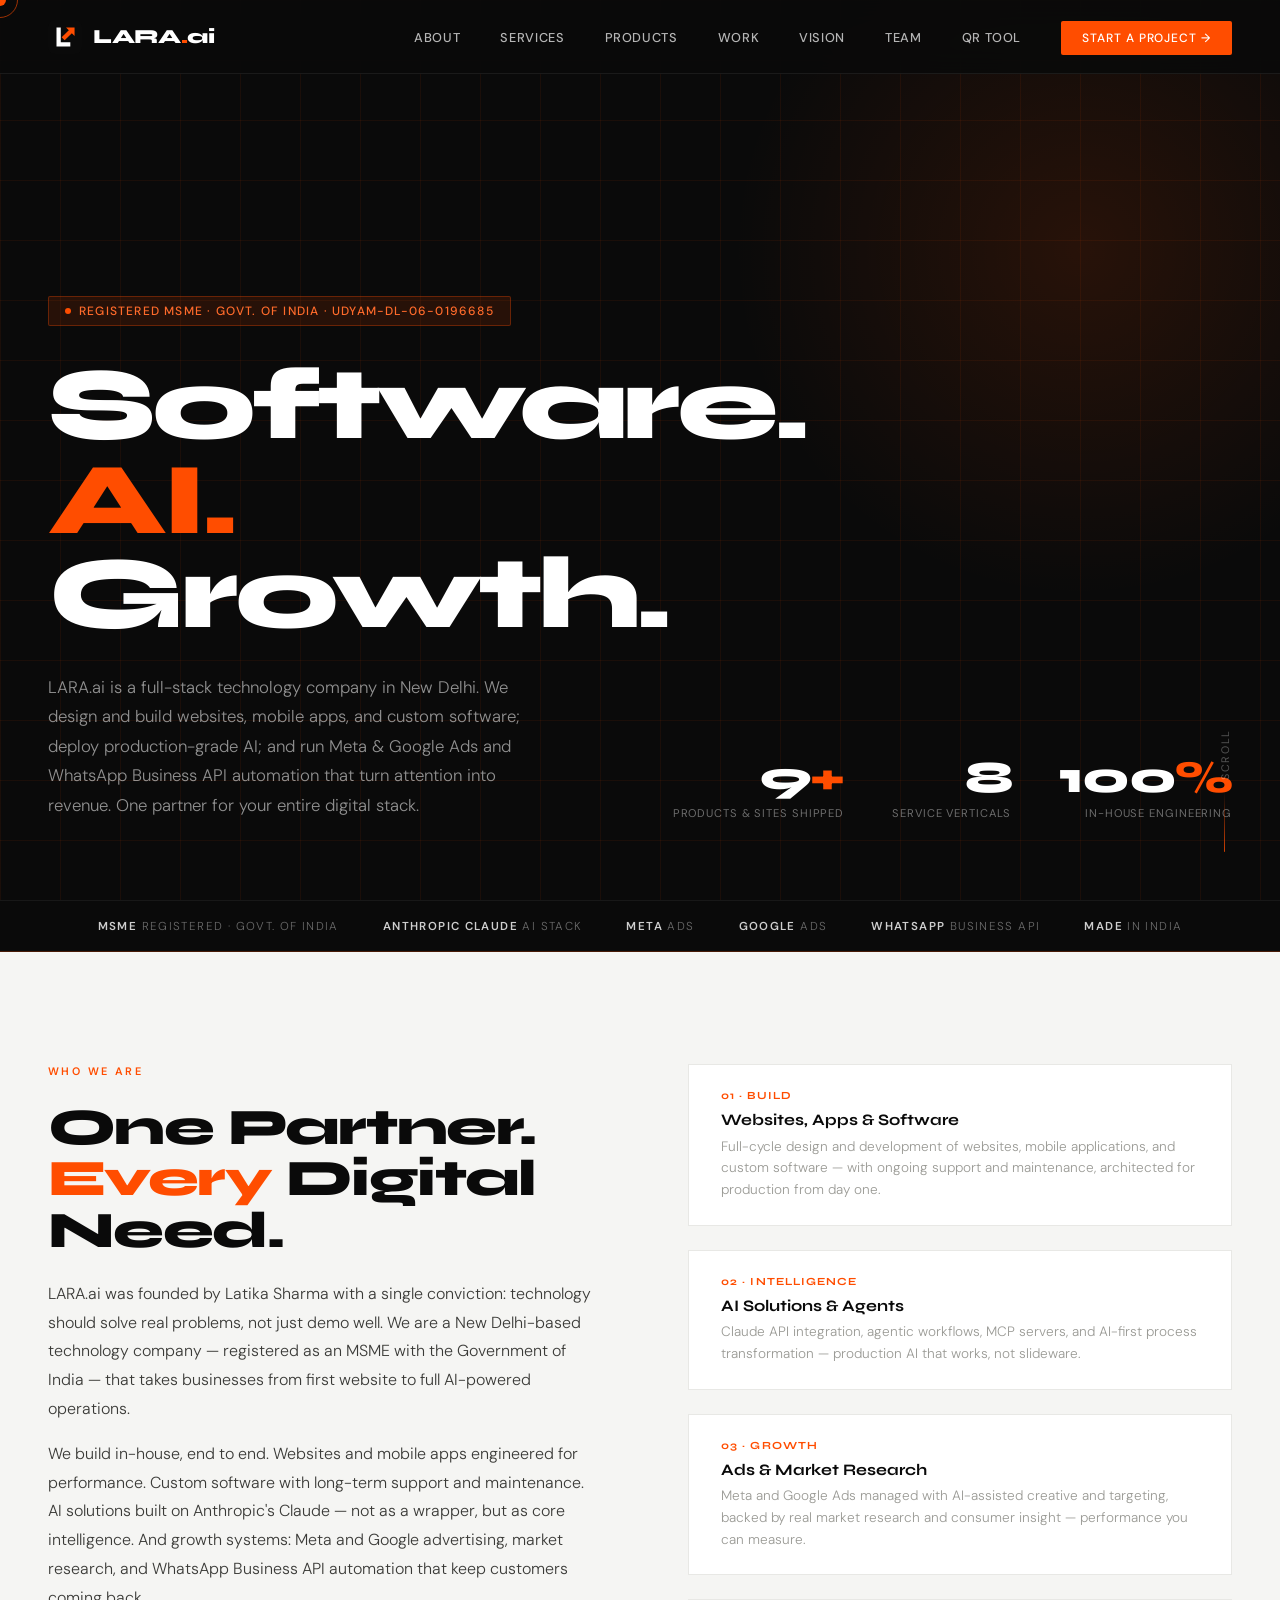
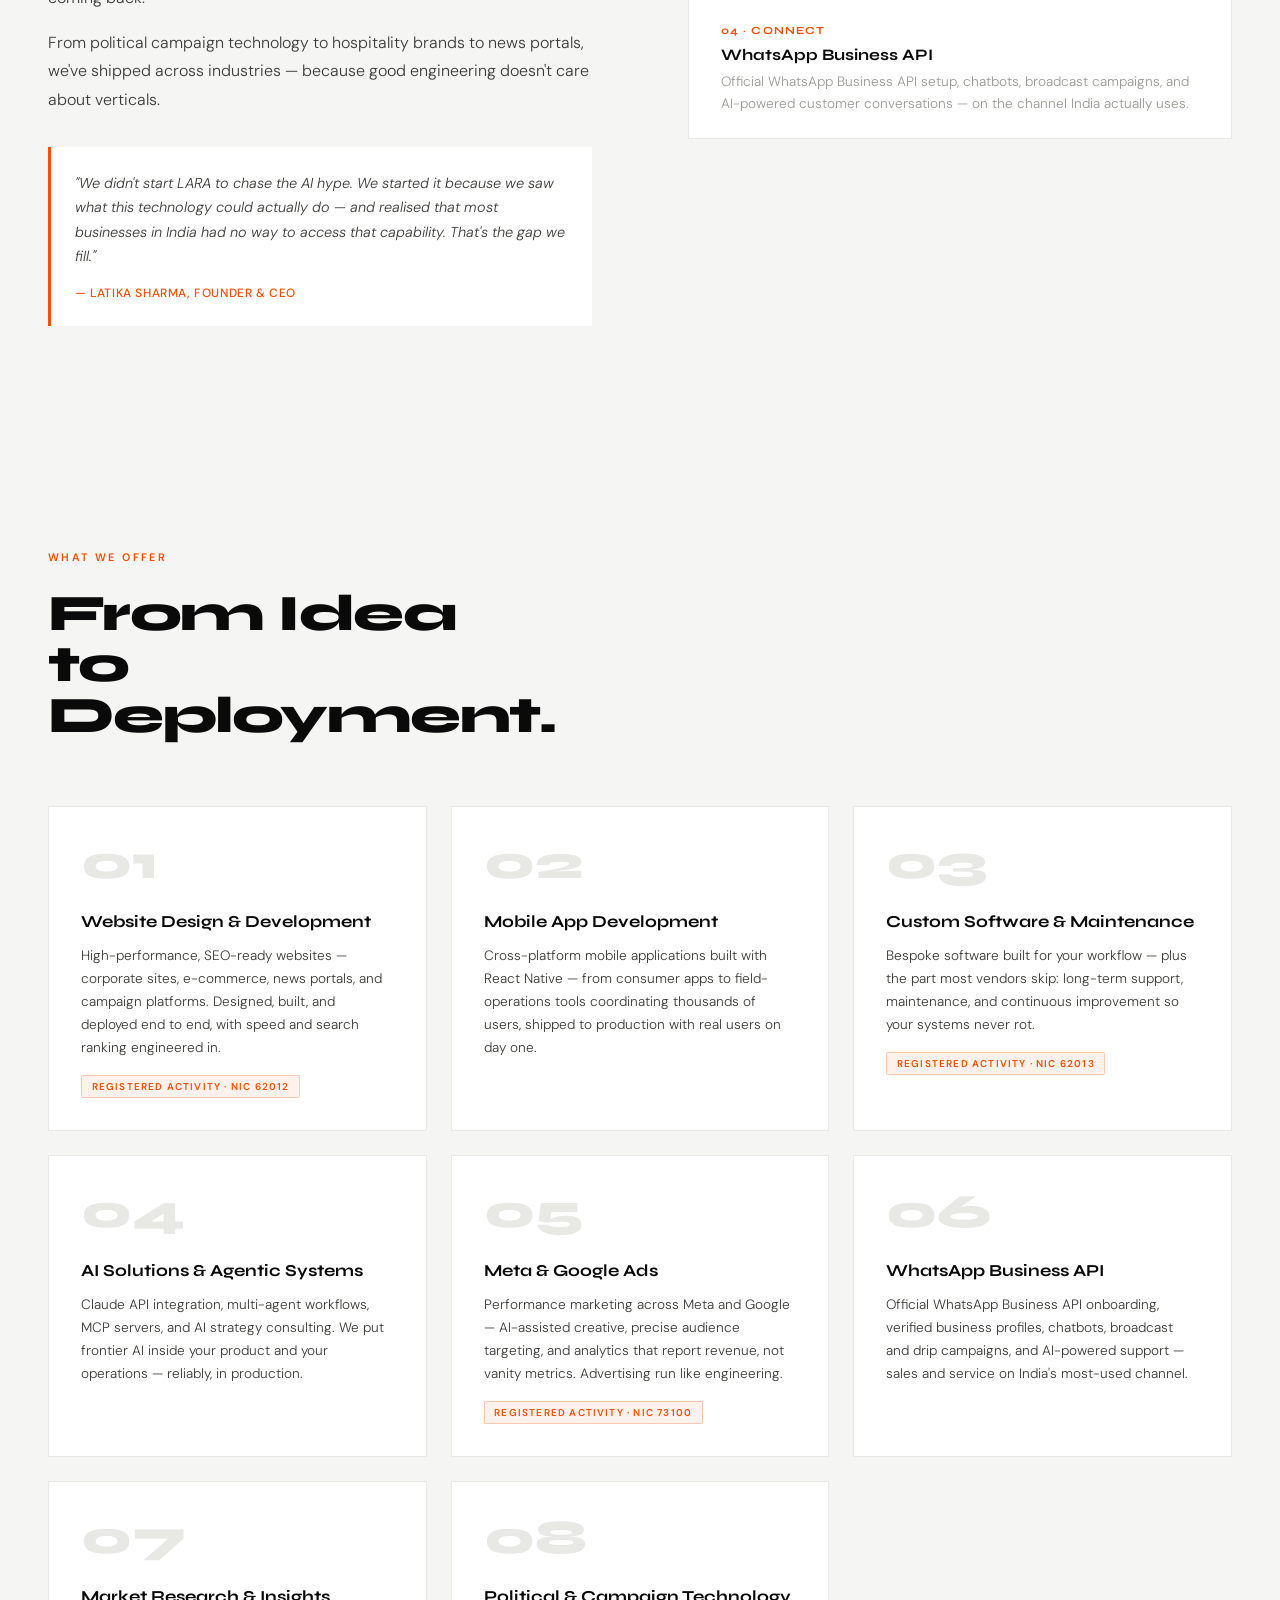
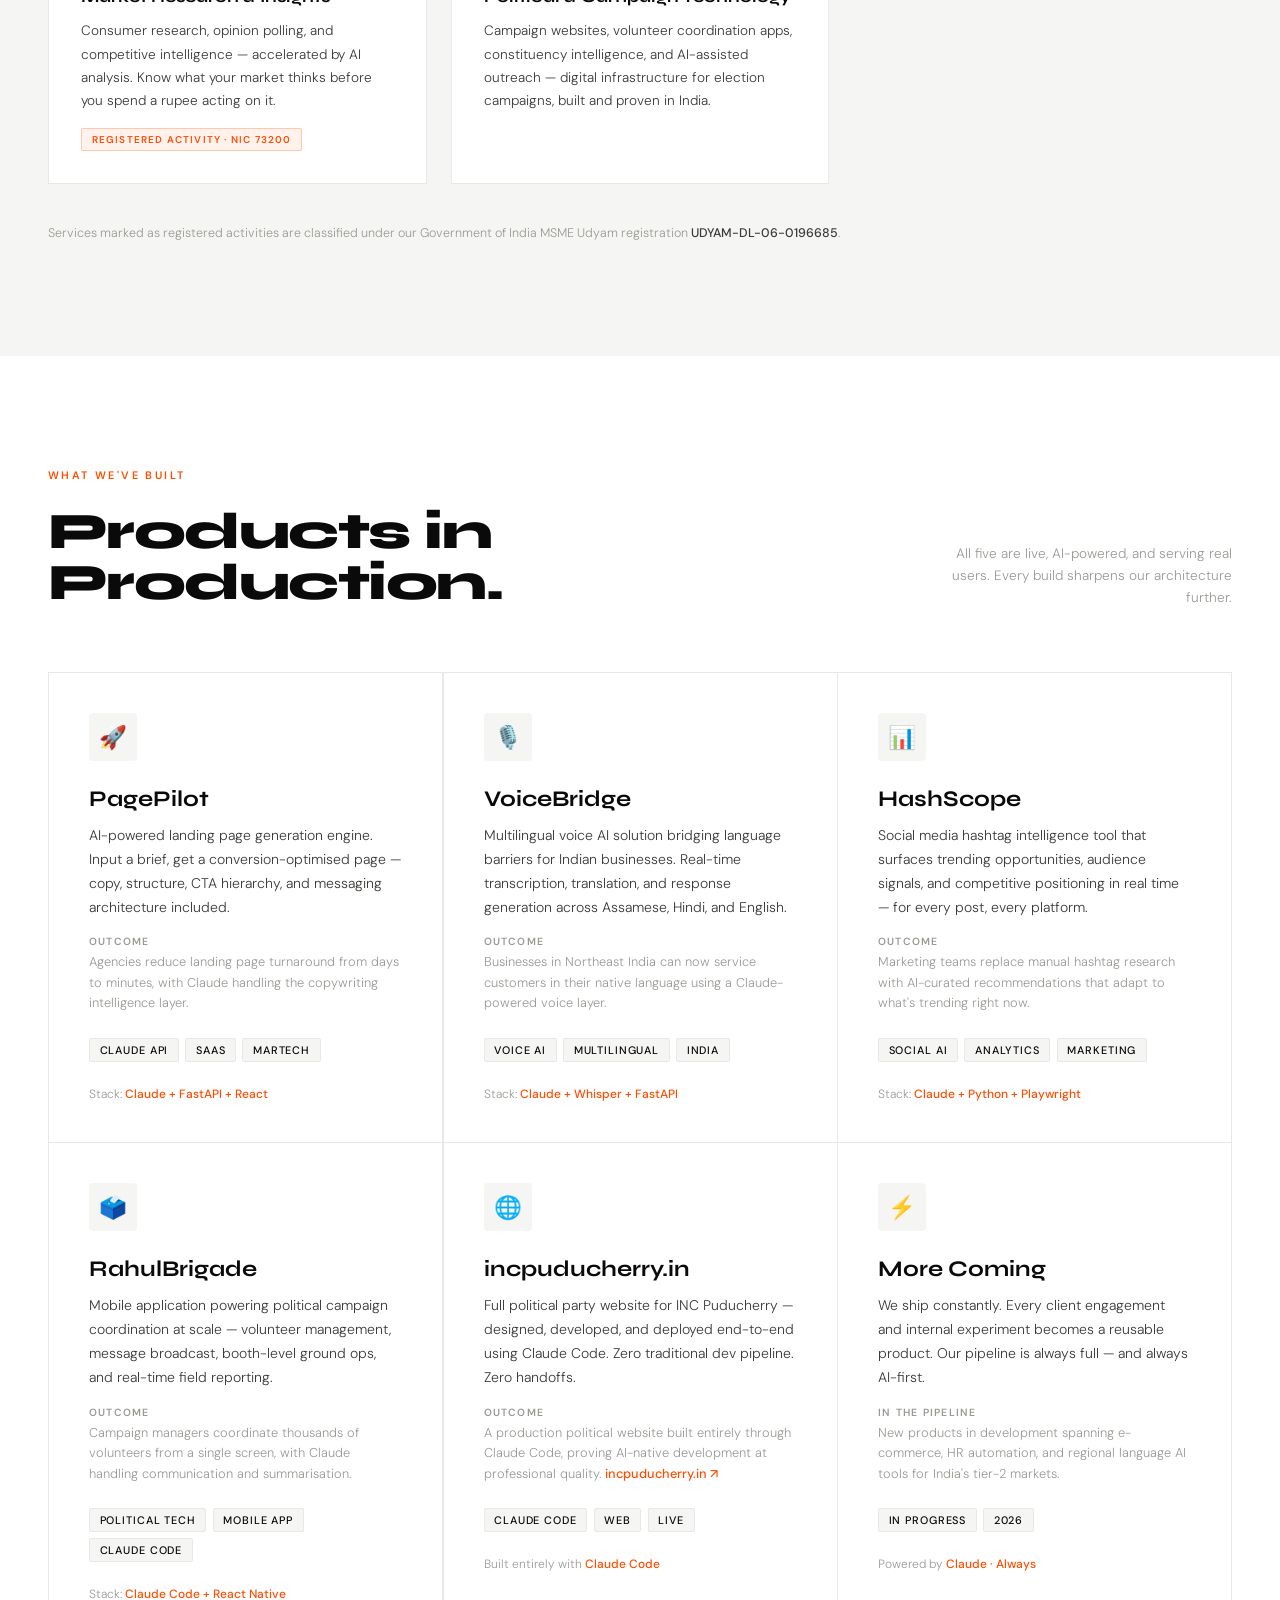
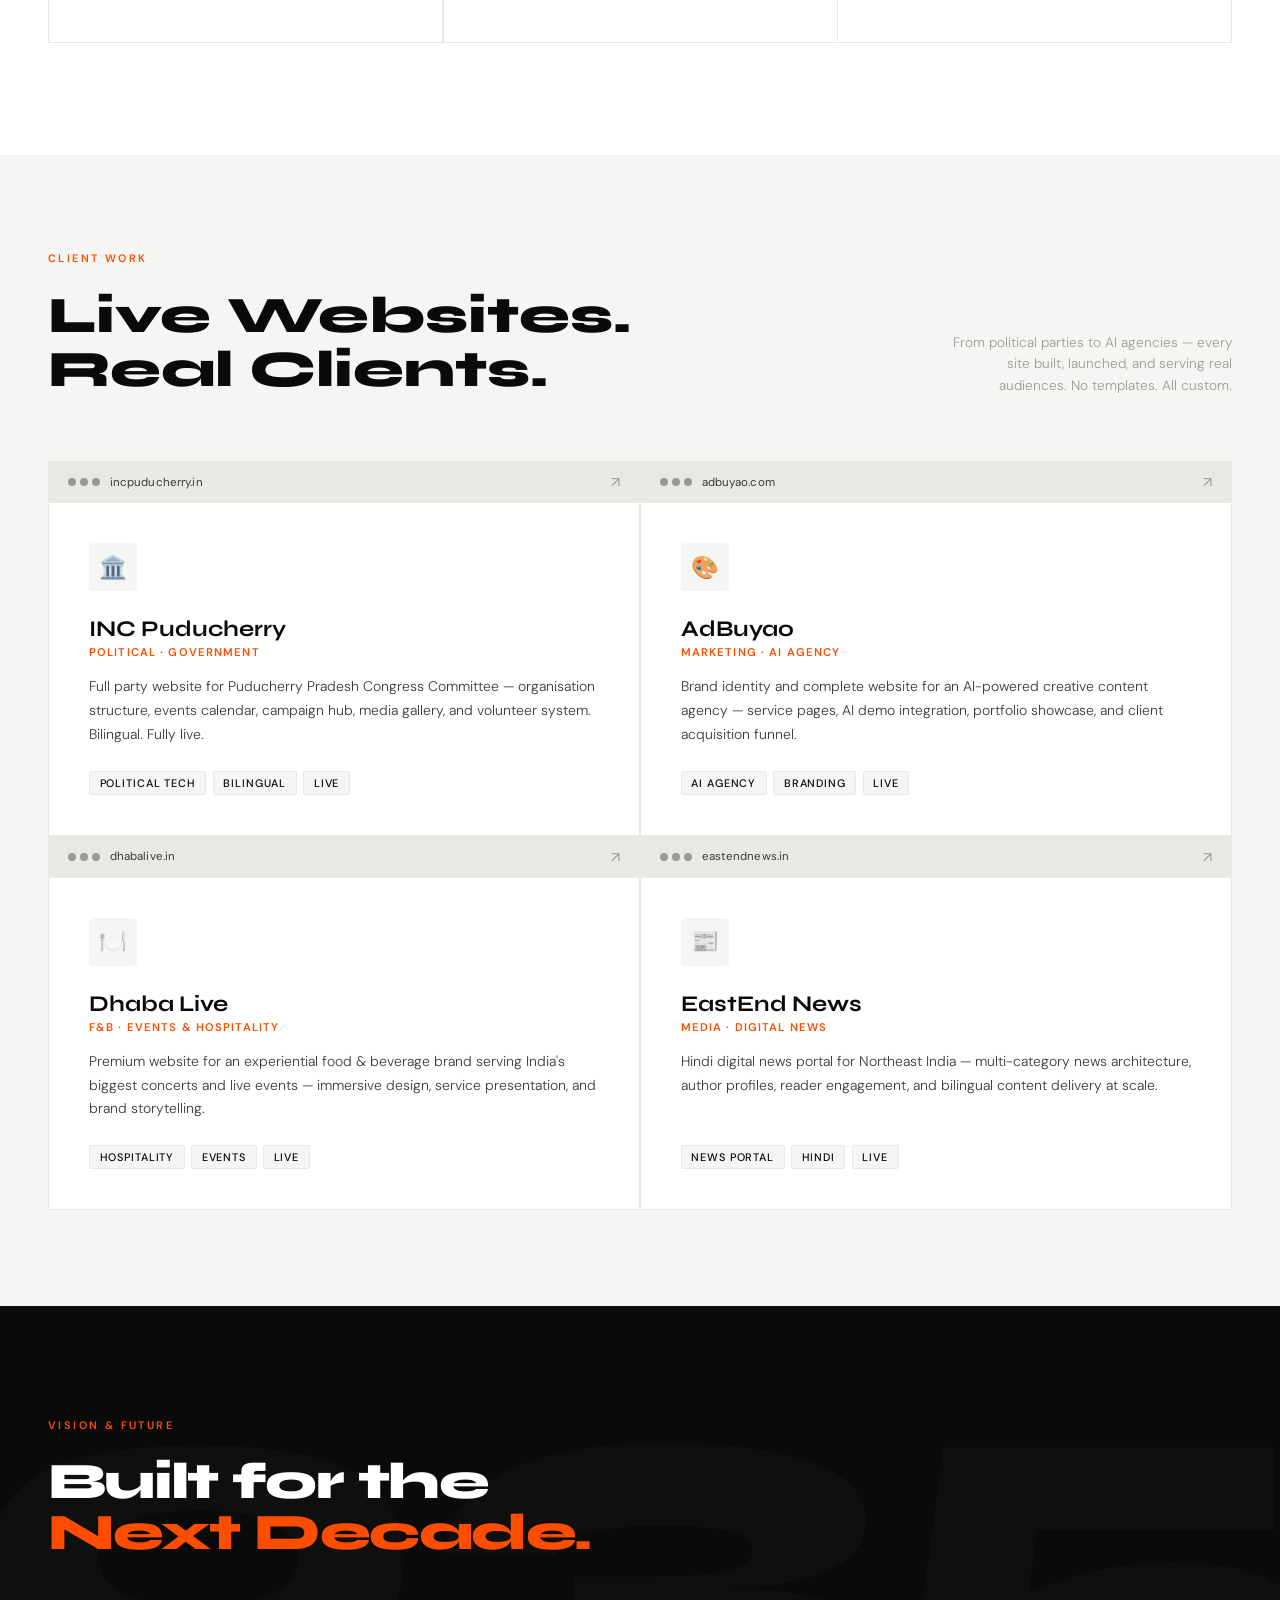
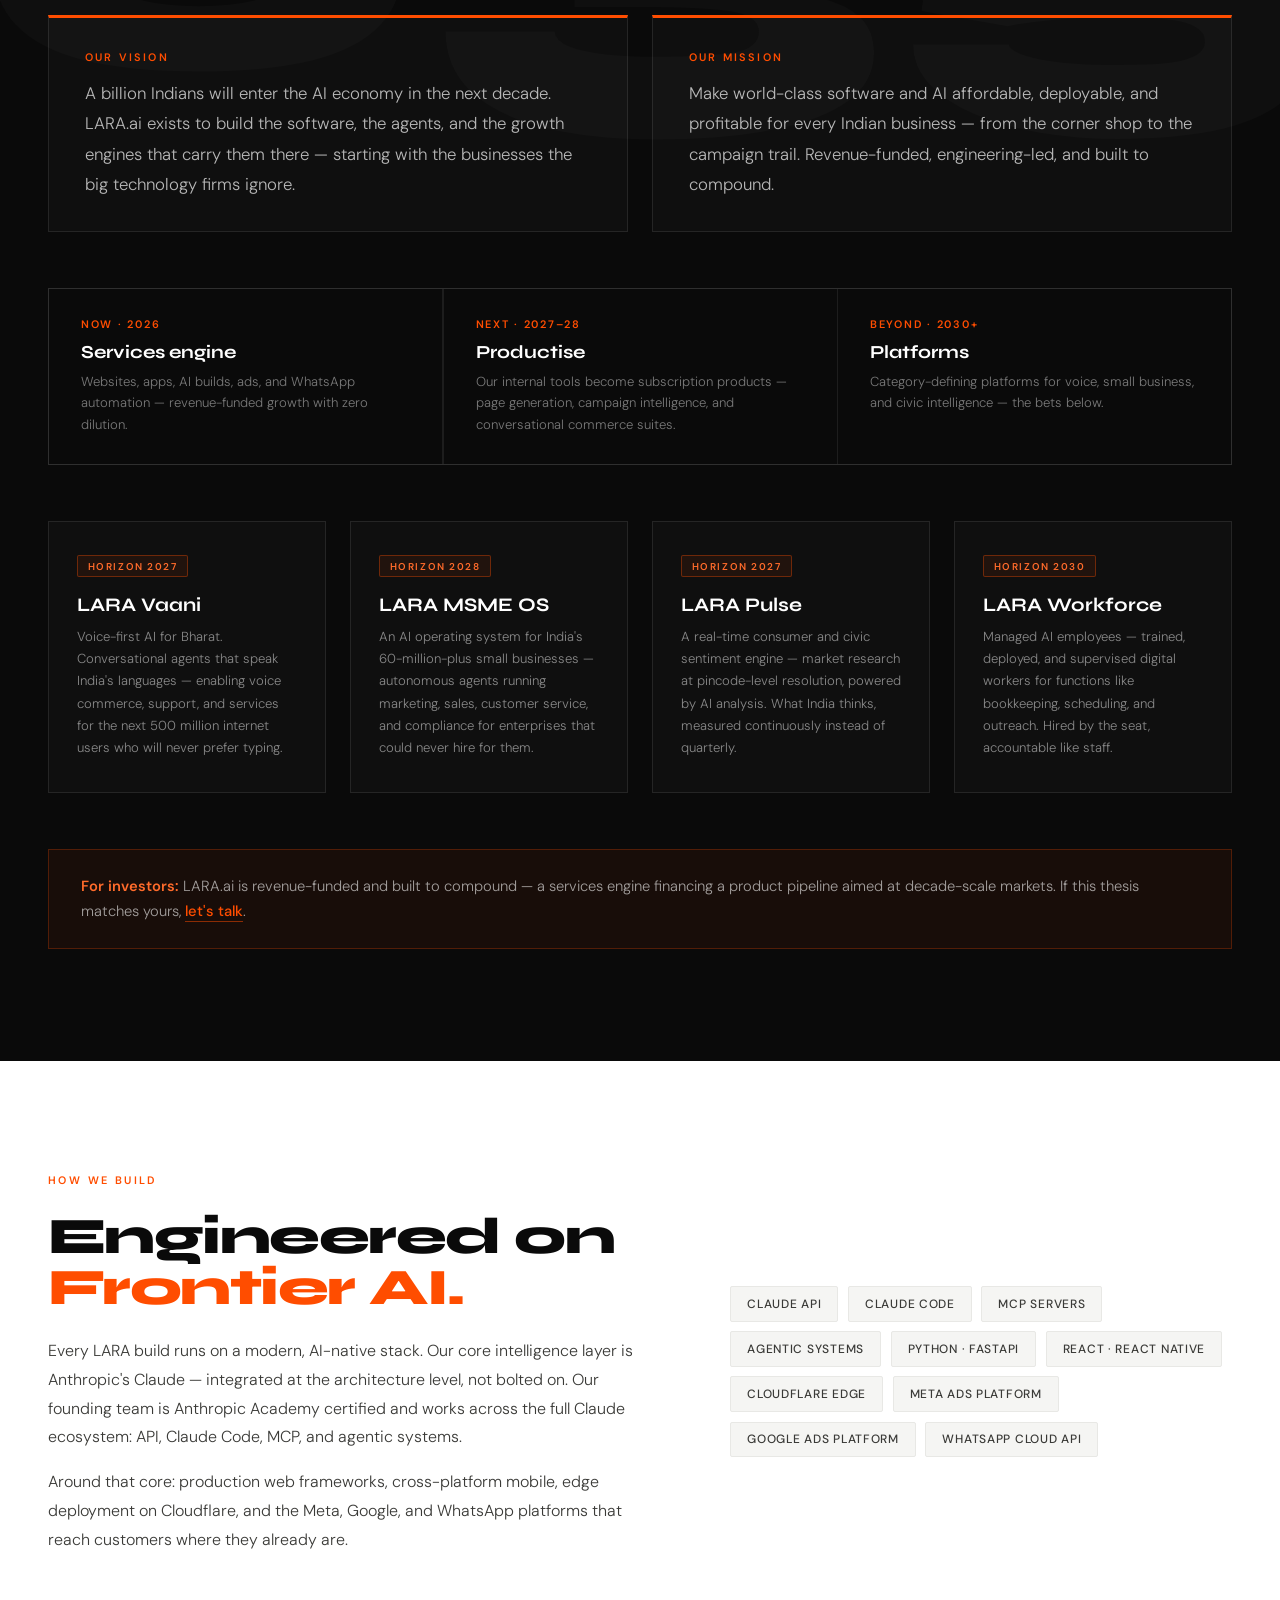
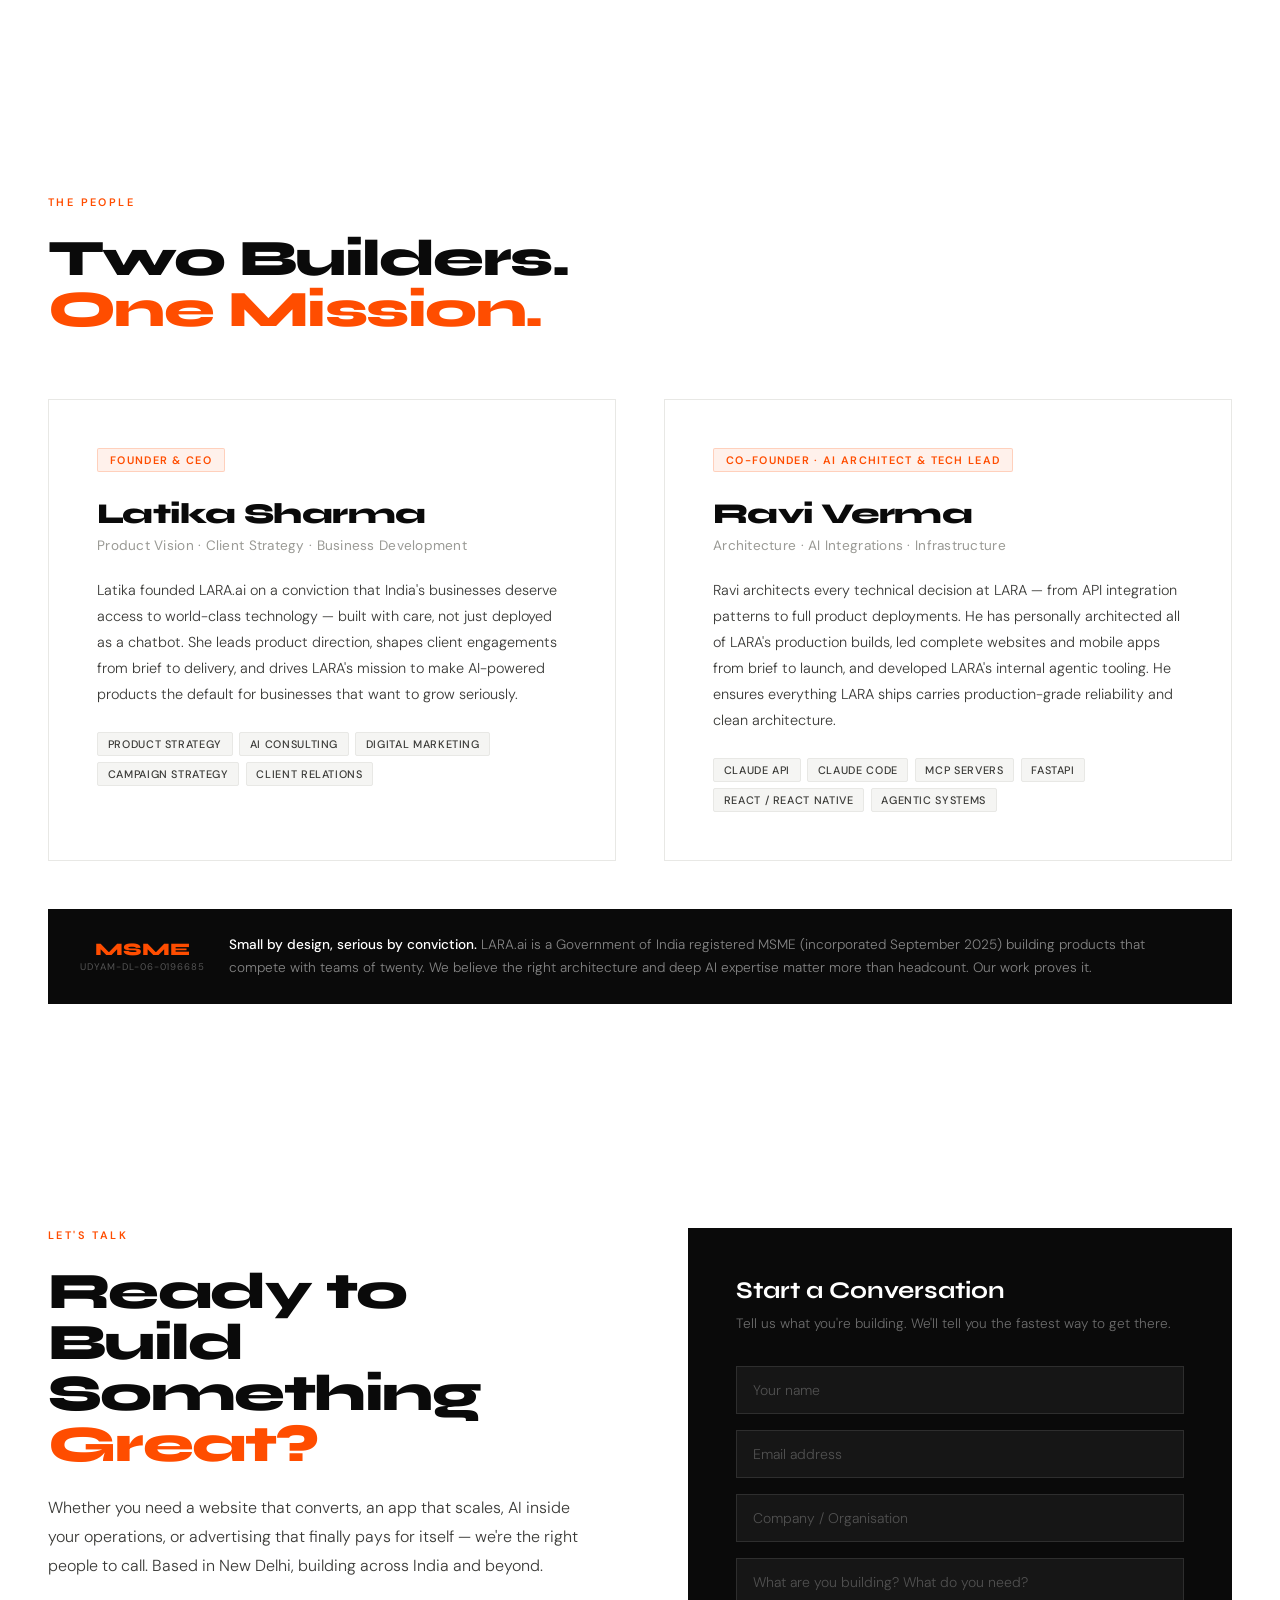
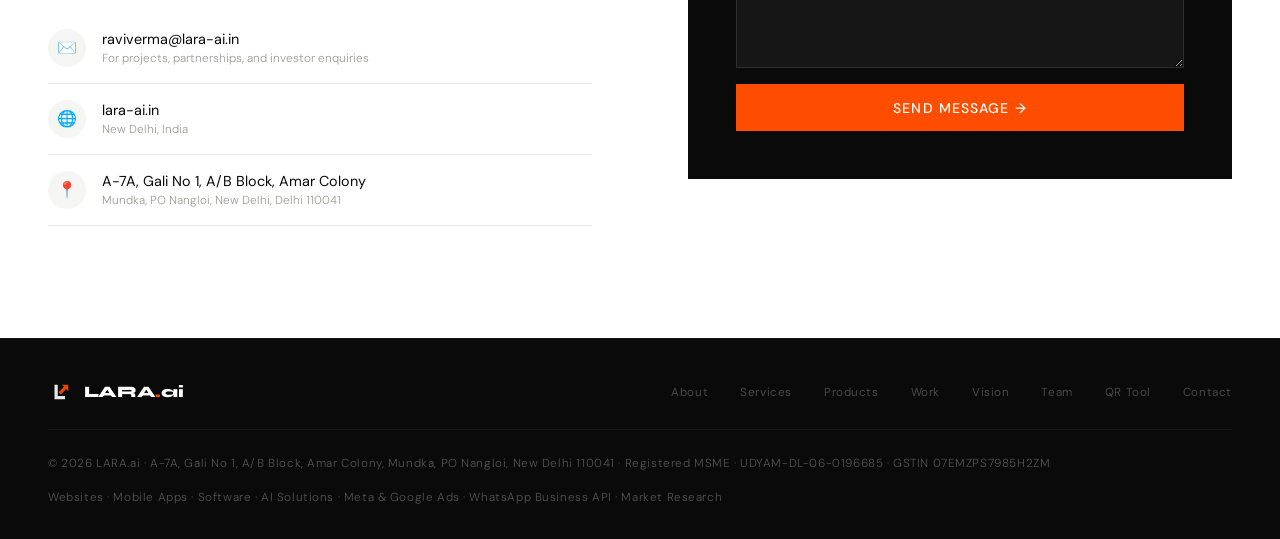
<file: index.html>
<!DOCTYPE html>
<html lang="en">
<head>
  <meta charset="UTF-8">
  <meta name="viewport" content="width=device-width, initial-scale=1.0">

  <title>LARA.ai — Software, AI &amp; Digital Growth Company | New Delhi, India</title>
  <meta name="description" content="LARA.ai builds websites, mobile apps, and custom software; deploys production AI solutions; and runs Meta & Google Ads and WhatsApp Business API automation. Registered MSME, New Delhi.">
  <meta name="keywords" content="software development company Delhi, website development India, mobile app development, AI solutions India, Meta ads agency, Google ads management, WhatsApp Business API India, market research, Claude AI integration, MSME technology partner">
  <meta name="robots" content="index, follow">
  <meta name="author" content="LARA.ai">
  <link rel="canonical" href="https://lara-ai.in/">

  <!-- Open Graph -->
  <meta property="og:site_name" content="LARA.ai">
  <meta property="og:title" content="LARA.ai — Software. AI. Growth.">
  <meta property="og:description" content="Websites, mobile apps, custom software, AI solutions, Meta & Google Ads, and WhatsApp Business API — one technology partner for your entire digital stack. New Delhi, India.">
  <meta property="og:type" content="website">
  <meta property="og:url" content="https://lara-ai.in/">
  <meta property="og:image" content="https://lara-ai.in/logo/og-image.png">
  <meta property="og:image:width" content="1200">
  <meta property="og:image:height" content="630">
  <meta property="og:locale" content="en_IN">

  <!-- Twitter -->
  <meta name="twitter:card" content="summary_large_image">
  <meta name="twitter:title" content="LARA.ai — Software. AI. Growth.">
  <meta name="twitter:description" content="Websites, mobile apps, custom software, AI solutions, Meta & Google Ads, and WhatsApp Business API — one technology partner for your entire digital stack.">
  <meta name="twitter:image" content="https://lara-ai.in/logo/og-image.png">

  <!-- Favicons -->
  <link rel="icon" href="logo/lara-mark.svg" type="image/svg+xml">
  <link rel="shortcut icon" href="logo/favicon.ico">
  <link rel="icon" type="image/png" sizes="16x16" href="logo/favicon-16.png">
  <link rel="icon" type="image/png" sizes="32x32" href="logo/favicon-32.png">
  <link rel="icon" type="image/png" sizes="48x48" href="logo/favicon-48.png">
  <link rel="icon" type="image/png" sizes="64x64" href="logo/favicon-64.png">
  <link rel="icon" type="image/png" sizes="128x128" href="logo/favicon-128.png">
  <link rel="icon" type="image/png" sizes="256x256" href="logo/favicon-256.png">
  <link rel="apple-touch-icon" sizes="128x128" href="logo/favicon-128.png">

  <!-- Fonts -->
  <link rel="preconnect" href="https://fonts.googleapis.com">
  <link rel="preconnect" href="https://fonts.gstatic.com" crossorigin>
  <link href="https://fonts.googleapis.com/css2?family=Syne:wght@400;700;800&family=DM+Sans:ital,opsz,wght@0,9..40,300;0,9..40,400;0,9..40,500;1,9..40,300&display=swap" rel="stylesheet">

  <link rel="stylesheet" href="style.css?v=4">

  <!-- Structured data -->
  <script type="application/ld+json">
  {
    "@context": "https://schema.org",
    "@type": "Organization",
    "@id": "https://lara-ai.in/#organization",
    "name": "LARA.ai",
    "url": "https://lara-ai.in/",
    "logo": "https://lara-ai.in/logo/lara-mark-512.png",
    "image": "https://lara-ai.in/logo/og-image.png",
    "description": "LARA.ai is a full-stack technology company in New Delhi building websites, mobile apps, custom software, AI solutions, performance marketing (Meta & Google Ads), WhatsApp Business API automation, and market research services.",
    "slogan": "Software. AI. Growth.",
    "foundingDate": "2025-09-15",
    "email": "raviverma@lara-ai.in",
    "identifier": {
      "@type": "PropertyValue",
      "name": "Udyam Registration Number (MSME, Government of India)",
      "value": "UDYAM-DL-06-0196685"
    },
    "founder": [
      { "@type": "Person", "name": "Latika Sharma", "jobTitle": "Founder & CEO" },
      { "@type": "Person", "name": "Ravi Verma", "jobTitle": "Co-founder, AI Architect & Tech Lead" }
    ],
    "address": {
      "@type": "PostalAddress",
      "streetAddress": "A-7A, Gali No 1, A/B Block, Amar Colony, Mundka, PO Nangloi",
      "addressLocality": "New Delhi",
      "addressRegion": "Delhi",
      "postalCode": "110041",
      "addressCountry": "IN"
    },
    "contactPoint": {
      "@type": "ContactPoint",
      "contactType": "sales",
      "email": "raviverma@lara-ai.in",
      "availableLanguage": ["English", "Hindi"]
    },
    "areaServed": "IN",
    "knowsAbout": ["Web Development", "Mobile App Development", "Software Maintenance", "Artificial Intelligence", "Claude AI", "Meta Ads", "Google Ads", "WhatsApp Business API", "Market Research", "Digital Marketing"],
    "hasOfferCatalog": {
      "@type": "OfferCatalog",
      "name": "LARA.ai Services",
      "itemListElement": [
        { "@type": "Offer", "itemOffered": { "@type": "Service", "name": "Website Design & Development" } },
        { "@type": "Offer", "itemOffered": { "@type": "Service", "name": "Mobile App Development" } },
        { "@type": "Offer", "itemOffered": { "@type": "Service", "name": "Custom Software & Maintenance" } },
        { "@type": "Offer", "itemOffered": { "@type": "Service", "name": "AI Solutions & Agentic Systems" } },
        { "@type": "Offer", "itemOffered": { "@type": "Service", "name": "Meta & Google Ads Management" } },
        { "@type": "Offer", "itemOffered": { "@type": "Service", "name": "WhatsApp Business API Automation" } },
        { "@type": "Offer", "itemOffered": { "@type": "Service", "name": "Market Research & Consumer Insight" } },
        { "@type": "Offer", "itemOffered": { "@type": "Service", "name": "Political & Campaign Technology" } }
      ]
    }
  }
  </script>
  <script type="application/ld+json">
  {
    "@context": "https://schema.org",
    "@type": "WebSite",
    "@id": "https://lara-ai.in/#website",
    "url": "https://lara-ai.in/",
    "name": "LARA.ai",
    "publisher": { "@id": "https://lara-ai.in/#organization" }
  }
  </script>
</head>
<body>

<!-- Custom cursor (hidden on mobile via CSS) -->
<div class="cursor" id="cursor"></div>
<div class="cursor-ring" id="cursorRing"></div>

<!-- Mobile menu overlay -->
<div class="mobile-menu" id="mobileMenu" role="dialog" aria-modal="true" aria-label="Navigation menu">
  <a href="#about">About</a>
  <a href="#services">Services</a>
  <a href="#products">Products</a>
  <a href="#work">Work</a>
  <a href="#vision">Vision</a>
  <a href="#team">Team</a>
  <a href="scan-to-call-qr-generator.html">QR Tool</a>
  <a href="#contact" class="mobile-cta">Start a Project →</a>
</div>

<!-- ========================================================
     NAV
     ======================================================== -->
<nav id="mainNav" role="navigation" aria-label="Main navigation">
  <a href="#" class="nav-logo" aria-label="LARA.ai home">
    <img src="logo/lara-mark.svg" alt="LARA.ai logo">
    <span class="nav-logo-text">LARA<span>.</span>ai</span>
  </a>

  <ul class="nav-links" role="list">
    <li><a href="#about">About</a></li>
    <li><a href="#services">Services</a></li>
    <li><a href="#products">Products</a></li>
    <li><a href="#work">Work</a></li>
    <li><a href="#vision">Vision</a></li>
    <li><a href="#team">Team</a></li>
    <li><a href="scan-to-call-qr-generator.html">QR Tool</a></li>
    <li><a href="#contact" class="nav-cta">Start a Project →</a></li>
  </ul>

  <button class="hamburger" id="hamburger" aria-label="Toggle navigation" aria-expanded="false">
    <span></span>
    <span></span>
    <span></span>
  </button>
</nav>

<!-- ========================================================
     HERO
     ======================================================== -->
<section class="hero" aria-label="Hero">
  <div class="hero-grid" aria-hidden="true"></div>
  <div class="hero-glow" aria-hidden="true"></div>

  <div class="hero-badge" aria-label="Government registration">
    Registered MSME &middot; Govt. of India &middot; UDYAM-DL-06-0196685
  </div>

  <h1>Software.<br><em>AI.</em><br>Growth.</h1>

  <div class="hero-sub">
    <p class="hero-desc">
      LARA.ai is a full-stack technology company in New Delhi. We design and
      build websites, mobile apps, and custom software; deploy production-grade
      AI; and run Meta &amp; Google Ads and WhatsApp Business API automation
      that turn attention into revenue. One partner for your entire digital stack.
    </p>
    <div class="hero-stats" aria-label="Key stats">
      <div class="stat-item">
        <div class="stat-num">9<span>+</span></div>
        <div class="stat-label">Products &amp; Sites Shipped</div>
      </div>
      <div class="stat-item">
        <div class="stat-num">8<span></span></div>
        <div class="stat-label">Service Verticals</div>
      </div>
      <div class="stat-item">
        <div class="stat-num">100<span>%</span></div>
        <div class="stat-label">In-House Engineering</div>
      </div>
    </div>
  </div>

  <div class="scroll-indicator" aria-hidden="true">
    <div class="scroll-line"></div>
    Scroll
  </div>
</section>

<!-- ========================================================
     TRUST STRIP
     ======================================================== -->
<div class="trust-strip" aria-label="Credentials and platforms">
  <span class="trust-item"><strong>MSME</strong> Registered · Govt. of India</span>
  <span class="trust-item"><strong>Anthropic Claude</strong> AI Stack</span>
  <span class="trust-item"><strong>Meta</strong> Ads</span>
  <span class="trust-item"><strong>Google</strong> Ads</span>
  <span class="trust-item"><strong>WhatsApp</strong> Business API</span>
  <span class="trust-item"><strong>Made</strong> in India</span>
</div>

<!-- ========================================================
     ABOUT
     ======================================================== -->
<section class="about" id="about" aria-labelledby="about-heading">
  <div class="about-left reveal">
    <div class="section-label">Who We Are</div>
    <h2 id="about-heading">One Partner.<br><span>Every</span> Digital Need.</h2>
    <p>
      LARA.ai was founded by Latika Sharma with a single conviction: technology
      should solve real problems, not just demo well. We are a New Delhi-based
      technology company — registered as an MSME with the Government of India —
      that takes businesses from first website to full AI-powered operations.
    </p>
    <p>
      We build in-house, end to end. Websites and mobile apps engineered for
      performance. Custom software with long-term support and maintenance.
      AI solutions built on Anthropic's Claude — not as a wrapper, but as core
      intelligence. And growth systems: Meta and Google advertising, market
      research, and WhatsApp Business API automation that keep customers
      coming back.
    </p>
    <p>
      From political campaign technology to hospitality brands to news portals,
      we've shipped across industries — because good engineering doesn't care
      about verticals.
    </p>
    <div class="founder-note">
      <blockquote>
        "We didn't start LARA to chase the AI hype. We started it because we
        saw what this technology could actually do — and realised that most
        businesses in India had no way to access that capability. That's the
        gap we fill."
      </blockquote>
      <cite>— Latika Sharma, Founder &amp; CEO</cite>
    </div>
  </div>

  <div class="about-right">
    <div class="capability-card reveal reveal-delay-1">
      <div class="cap-num">01 · BUILD</div>
      <div class="cap-title">Websites, Apps &amp; Software</div>
      <div class="cap-desc">Full-cycle design and development of websites, mobile applications, and custom software — with ongoing support and maintenance, architected for production from day one.</div>
    </div>
    <div class="capability-card reveal reveal-delay-2">
      <div class="cap-num">02 · INTELLIGENCE</div>
      <div class="cap-title">AI Solutions &amp; Agents</div>
      <div class="cap-desc">Claude API integration, agentic workflows, MCP servers, and AI-first process transformation — production AI that works, not slideware.</div>
    </div>
    <div class="capability-card reveal reveal-delay-3">
      <div class="cap-num">03 · GROWTH</div>
      <div class="cap-title">Ads &amp; Market Research</div>
      <div class="cap-desc">Meta and Google Ads managed with AI-assisted creative and targeting, backed by real market research and consumer insight — performance you can measure.</div>
    </div>
    <div class="capability-card reveal reveal-delay-4">
      <div class="cap-num">04 · CONNECT</div>
      <div class="cap-title">WhatsApp Business API</div>
      <div class="cap-desc">Official WhatsApp Business API setup, chatbots, broadcast campaigns, and AI-powered customer conversations — on the channel India actually uses.</div>
    </div>
  </div>
</section>

<!-- ========================================================
     SERVICES
     ======================================================== -->
<section class="services" id="services" aria-labelledby="services-heading">
  <div class="services-header reveal">
    <div class="section-label">What We Offer</div>
    <h2 id="services-heading">From Idea<br>to Deployment.</h2>
  </div>

  <div class="services-grid">
    <div class="service-card reveal">
      <div class="service-num">01</div>
      <div class="service-title">Website Design &amp; Development</div>
      <div class="service-desc">
        High-performance, SEO-ready websites — corporate sites, e-commerce,
        news portals, and campaign platforms. Designed, built, and deployed
        end to end, with speed and search ranking engineered in.
      </div>
      <div class="service-nic">Registered activity · NIC 62012</div>
    </div>
    <div class="service-card reveal reveal-delay-1">
      <div class="service-num">02</div>
      <div class="service-title">Mobile App Development</div>
      <div class="service-desc">
        Cross-platform mobile applications built with React Native — from
        consumer apps to field-operations tools coordinating thousands of
        users, shipped to production with real users on day one.
      </div>
    </div>
    <div class="service-card reveal reveal-delay-2">
      <div class="service-num">03</div>
      <div class="service-title">Custom Software &amp; Maintenance</div>
      <div class="service-desc">
        Bespoke software built for your workflow — plus the part most vendors
        skip: long-term support, maintenance, and continuous improvement so
        your systems never rot.
      </div>
      <div class="service-nic">Registered activity · NIC 62013</div>
    </div>
    <div class="service-card reveal">
      <div class="service-num">04</div>
      <div class="service-title">AI Solutions &amp; Agentic Systems</div>
      <div class="service-desc">
        Claude API integration, multi-agent workflows, MCP servers, and
        AI strategy consulting. We put frontier AI inside your product and
        your operations — reliably, in production.
      </div>
    </div>
    <div class="service-card reveal reveal-delay-1">
      <div class="service-num">05</div>
      <div class="service-title">Meta &amp; Google Ads</div>
      <div class="service-desc">
        Performance marketing across Meta and Google — AI-assisted creative,
        precise audience targeting, and analytics that report revenue, not
        vanity metrics. Advertising run like engineering.
      </div>
      <div class="service-nic">Registered activity · NIC 73100</div>
    </div>
    <div class="service-card reveal reveal-delay-2">
      <div class="service-num">06</div>
      <div class="service-title">WhatsApp Business API</div>
      <div class="service-desc">
        Official WhatsApp Business API onboarding, verified business profiles,
        chatbots, broadcast and drip campaigns, and AI-powered support — sales
        and service on India's most-used channel.
      </div>
    </div>
    <div class="service-card reveal">
      <div class="service-num">07</div>
      <div class="service-title">Market Research &amp; Insights</div>
      <div class="service-desc">
        Consumer research, opinion polling, and competitive intelligence —
        accelerated by AI analysis. Know what your market thinks before you
        spend a rupee acting on it.
      </div>
      <div class="service-nic">Registered activity · NIC 73200</div>
    </div>
    <div class="service-card reveal reveal-delay-1">
      <div class="service-num">08</div>
      <div class="service-title">Political &amp; Campaign Technology</div>
      <div class="service-desc">
        Campaign websites, volunteer coordination apps, constituency
        intelligence, and AI-assisted outreach — digital infrastructure for
        election campaigns, built and proven in India.
      </div>
    </div>
  </div>

  <p class="services-footnote reveal">
    Services marked as registered activities are classified under our Government of India
    MSME Udyam registration <strong>UDYAM-DL-06-0196685</strong>.
  </p>
</section>

<!-- ========================================================
     PRODUCTS
     ======================================================== -->
<section class="products" id="products" aria-labelledby="products-heading">
  <div class="products-header reveal">
    <div>
      <div class="section-label">What We've Built</div>
      <h2 id="products-heading">Products in<br>Production.</h2>
    </div>
    <p class="products-header-note">
      All five are live, AI-powered, and serving real users.
      Every build sharpens our architecture further.
    </p>
  </div>

  <div class="products-grid">

    <div class="product-card reveal">
      <div class="product-icon" aria-hidden="true">🚀</div>
      <div class="product-name">PagePilot</div>
      <div class="product-desc">
        AI-powered landing page generation engine. Input a brief, get a
        conversion-optimised page — copy, structure, CTA hierarchy, and
        messaging architecture included.
      </div>
      <div class="product-outcome-label">Outcome</div>
      <div class="product-outcome">
        Agencies reduce landing page turnaround from days to minutes, with
        Claude handling the copywriting intelligence layer.
      </div>
      <div class="product-tags">
        <span class="product-tag">Claude API</span>
        <span class="product-tag">SaaS</span>
        <span class="product-tag">MarTech</span>
      </div>
      <div class="product-tech">Stack: <strong>Claude + FastAPI + React</strong></div>
    </div>

    <div class="product-card reveal reveal-delay-1">
      <div class="product-icon" aria-hidden="true">🎙️</div>
      <div class="product-name">VoiceBridge</div>
      <div class="product-desc">
        Multilingual voice AI solution bridging language barriers for Indian
        businesses. Real-time transcription, translation, and response
        generation across Assamese, Hindi, and English.
      </div>
      <div class="product-outcome-label">Outcome</div>
      <div class="product-outcome">
        Businesses in Northeast India can now service customers in their
        native language using a Claude-powered voice layer.
      </div>
      <div class="product-tags">
        <span class="product-tag">Voice AI</span>
        <span class="product-tag">Multilingual</span>
        <span class="product-tag">India</span>
      </div>
      <div class="product-tech">Stack: <strong>Claude + Whisper + FastAPI</strong></div>
    </div>

    <div class="product-card reveal reveal-delay-2">
      <div class="product-icon" aria-hidden="true">📊</div>
      <div class="product-name">HashScope</div>
      <div class="product-desc">
        Social media hashtag intelligence tool that surfaces trending
        opportunities, audience signals, and competitive positioning
        in real time — for every post, every platform.
      </div>
      <div class="product-outcome-label">Outcome</div>
      <div class="product-outcome">
        Marketing teams replace manual hashtag research with AI-curated
        recommendations that adapt to what's trending right now.
      </div>
      <div class="product-tags">
        <span class="product-tag">Social AI</span>
        <span class="product-tag">Analytics</span>
        <span class="product-tag">Marketing</span>
      </div>
      <div class="product-tech">Stack: <strong>Claude + Python + Playwright</strong></div>
    </div>

    <div class="product-card reveal">
      <div class="product-icon" aria-hidden="true">🗳️</div>
      <div class="product-name">RahulBrigade</div>
      <div class="product-desc">
        Mobile application powering political campaign coordination at
        scale — volunteer management, message broadcast, booth-level
        ground ops, and real-time field reporting.
      </div>
      <div class="product-outcome-label">Outcome</div>
      <div class="product-outcome">
        Campaign managers coordinate thousands of volunteers from a
        single screen, with Claude handling communication and summarisation.
      </div>
      <div class="product-tags">
        <span class="product-tag">Political Tech</span>
        <span class="product-tag">Mobile App</span>
        <span class="product-tag">Claude Code</span>
      </div>
      <div class="product-tech">Stack: <strong>Claude Code + React Native</strong></div>
    </div>

    <div class="product-card reveal reveal-delay-1">
      <div class="product-icon" aria-hidden="true">🌐</div>
      <div class="product-name">incpuducherry.in</div>
      <div class="product-desc">
        Full political party website for INC Puducherry — designed,
        developed, and deployed end-to-end using Claude Code.
        Zero traditional dev pipeline. Zero handoffs.
      </div>
      <div class="product-outcome-label">Outcome</div>
      <div class="product-outcome">
        A production political website built entirely through Claude Code,
        proving AI-native development at professional quality.
        <a href="https://incpuducherry.in" target="_blank" rel="noopener" class="product-link">incpuducherry.in ↗</a>
      </div>
      <div class="product-tags">
        <span class="product-tag">Claude Code</span>
        <span class="product-tag">Web</span>
        <span class="product-tag">Live</span>
      </div>
      <div class="product-tech">Built entirely with <strong>Claude Code</strong></div>
    </div>

    <div class="product-card reveal reveal-delay-2">
      <div class="product-icon" aria-hidden="true">⚡</div>
      <div class="product-name">More Coming</div>
      <div class="product-desc">
        We ship constantly. Every client engagement and internal
        experiment becomes a reusable product. Our pipeline is always
        full — and always AI-first.
      </div>
      <div class="product-outcome-label">In the pipeline</div>
      <div class="product-outcome">
        New products in development spanning e-commerce, HR automation,
        and regional language AI tools for India's tier-2 markets.
      </div>
      <div class="product-tags">
        <span class="product-tag">In Progress</span>
        <span class="product-tag">2026</span>
      </div>
      <div class="product-tech">Powered by <strong>Claude · Always</strong></div>
    </div>

  </div>
</section>

<!-- ========================================================
     CLIENT WORK
     ======================================================== -->
<section class="work-section" id="work" aria-labelledby="work-heading">
  <div class="work-header reveal">
    <div>
      <div class="section-label">Client Work</div>
      <h2 id="work-heading">Live Websites.<br>Real Clients.</h2>
    </div>
    <p class="work-header-note">
      From political parties to AI agencies — every site built, launched,
      and serving real audiences. No templates. All custom.
    </p>
  </div>

  <div class="work-grid">

    <a class="work-card reveal" href="https://incpuducherry.in/en/" target="_blank" rel="noopener">
      <div class="work-card-browser">
        <div class="work-browser-dots"><span></span><span></span><span></span></div>
        <div class="work-browser-url">incpuducherry.in</div>
        <div class="work-browser-arrow">↗</div>
      </div>
      <div class="work-card-body">
        <div class="work-icon" aria-hidden="true">🏛️</div>
        <div class="work-client">INC Puducherry</div>
        <div class="work-sector">Political · Government</div>
        <p class="work-desc">
          Full party website for Puducherry Pradesh Congress Committee — organisation structure, events calendar, campaign hub, media gallery, and volunteer system. Bilingual. Fully live.
        </p>
        <div class="work-tags">
          <span class="work-tag">Political Tech</span>
          <span class="work-tag">Bilingual</span>
          <span class="work-tag">Live</span>
        </div>
      </div>
    </a>

    <a class="work-card reveal reveal-delay-1" href="https://adbuyao.com/" target="_blank" rel="noopener">
      <div class="work-card-browser">
        <div class="work-browser-dots"><span></span><span></span><span></span></div>
        <div class="work-browser-url">adbuyao.com</div>
        <div class="work-browser-arrow">↗</div>
      </div>
      <div class="work-card-body">
        <div class="work-icon" aria-hidden="true">🎨</div>
        <div class="work-client">AdBuyao</div>
        <div class="work-sector">Marketing · AI Agency</div>
        <p class="work-desc">
          Brand identity and complete website for an AI-powered creative content agency — service pages, AI demo integration, portfolio showcase, and client acquisition funnel.
        </p>
        <div class="work-tags">
          <span class="work-tag">AI Agency</span>
          <span class="work-tag">Branding</span>
          <span class="work-tag">Live</span>
        </div>
      </div>
    </a>

    <a class="work-card reveal" href="https://dhabalive.in/" target="_blank" rel="noopener">
      <div class="work-card-browser">
        <div class="work-browser-dots"><span></span><span></span><span></span></div>
        <div class="work-browser-url">dhabalive.in</div>
        <div class="work-browser-arrow">↗</div>
      </div>
      <div class="work-card-body">
        <div class="work-icon" aria-hidden="true">🍽️</div>
        <div class="work-client">Dhaba Live</div>
        <div class="work-sector">F&amp;B · Events &amp; Hospitality</div>
        <p class="work-desc">
          Premium website for an experiential food &amp; beverage brand serving India's biggest concerts and live events — immersive design, service presentation, and brand storytelling.
        </p>
        <div class="work-tags">
          <span class="work-tag">Hospitality</span>
          <span class="work-tag">Events</span>
          <span class="work-tag">Live</span>
        </div>
      </div>
    </a>

    <a class="work-card reveal reveal-delay-1" href="https://eastendnews.in/" target="_blank" rel="noopener">
      <div class="work-card-browser">
        <div class="work-browser-dots"><span></span><span></span><span></span></div>
        <div class="work-browser-url">eastendnews.in</div>
        <div class="work-browser-arrow">↗</div>
      </div>
      <div class="work-card-body">
        <div class="work-icon" aria-hidden="true">📰</div>
        <div class="work-client">EastEnd News</div>
        <div class="work-sector">Media · Digital News</div>
        <p class="work-desc">
          Hindi digital news portal for Northeast India — multi-category news architecture, author profiles, reader engagement, and bilingual content delivery at scale.
        </p>
        <div class="work-tags">
          <span class="work-tag">News Portal</span>
          <span class="work-tag">Hindi</span>
          <span class="work-tag">Live</span>
        </div>
      </div>
    </a>

  </div>
</section>

<!-- ========================================================
     VISION & HORIZON
     ======================================================== -->
<section class="vision-section" id="vision" aria-labelledby="vision-heading">
  <div class="vision-header reveal">
    <div class="section-label">Vision &amp; Future</div>
    <h2 id="vision-heading">Built for the<br><em>Next Decade.</em></h2>
  </div>

  <div class="vision-statements">
    <div class="vision-block reveal">
      <div class="vision-block-label">Our Vision</div>
      <p>
        A billion Indians will enter the AI economy in the next decade.
        LARA.ai exists to build the software, the agents, and the growth
        engines that carry them there — starting with the businesses the
        big technology firms ignore.
      </p>
    </div>
    <div class="vision-block reveal reveal-delay-1">
      <div class="vision-block-label">Our Mission</div>
      <p>
        Make world-class software and AI affordable, deployable, and
        profitable for every Indian business — from the corner shop to
        the campaign trail. Revenue-funded, engineering-led, and built
        to compound.
      </p>
    </div>
  </div>

  <div class="roadmap reveal" aria-label="Company roadmap">
    <div class="roadmap-stage">
      <div class="roadmap-when">Now · 2026</div>
      <div class="roadmap-what">Services engine</div>
      <p>Websites, apps, AI builds, ads, and WhatsApp automation — revenue-funded growth with zero dilution.</p>
    </div>
    <div class="roadmap-stage">
      <div class="roadmap-when">Next · 2027–28</div>
      <div class="roadmap-what">Productise</div>
      <p>Our internal tools become subscription products — page generation, campaign intelligence, and conversational commerce suites.</p>
    </div>
    <div class="roadmap-stage">
      <div class="roadmap-when">Beyond · 2030+</div>
      <div class="roadmap-what">Platforms</div>
      <p>Category-defining platforms for voice, small business, and civic intelligence — the bets below.</p>
    </div>
  </div>

  <div class="horizon-grid">
    <div class="horizon-card reveal">
      <div class="horizon-tag">Horizon 2027</div>
      <div class="horizon-name">LARA Vaani</div>
      <p class="horizon-desc">
        Voice-first AI for Bharat. Conversational agents that speak India's
        languages — enabling voice commerce, support, and services for the
        next 500 million internet users who will never prefer typing.
      </p>
    </div>
    <div class="horizon-card reveal reveal-delay-1">
      <div class="horizon-tag">Horizon 2028</div>
      <div class="horizon-name">LARA MSME OS</div>
      <p class="horizon-desc">
        An AI operating system for India's 60-million-plus small businesses —
        autonomous agents running marketing, sales, customer service, and
        compliance for enterprises that could never hire for them.
      </p>
    </div>
    <div class="horizon-card reveal reveal-delay-2">
      <div class="horizon-tag">Horizon 2027</div>
      <div class="horizon-name">LARA Pulse</div>
      <p class="horizon-desc">
        A real-time consumer and civic sentiment engine — market research at
        pincode-level resolution, powered by AI analysis. What India thinks,
        measured continuously instead of quarterly.
      </p>
    </div>
    <div class="horizon-card reveal reveal-delay-3">
      <div class="horizon-tag">Horizon 2030</div>
      <div class="horizon-name">LARA Workforce</div>
      <p class="horizon-desc">
        Managed AI employees — trained, deployed, and supervised digital
        workers for functions like bookkeeping, scheduling, and outreach.
        Hired by the seat, accountable like staff.
      </p>
    </div>
  </div>

  <div class="investor-callout reveal">
    <p>
      <strong>For investors:</strong> LARA.ai is revenue-funded and built to
      compound — a services engine financing a product pipeline aimed at
      decade-scale markets. If this thesis matches yours,
      <a href="#contact">let's talk</a>.
    </p>
  </div>
</section>

<!-- ========================================================
     TECHNOLOGY
     ======================================================== -->
<section class="tech-section" id="technology" aria-labelledby="tech-heading">
  <div class="tech-inner">
    <div class="tech-left reveal">
      <div class="section-label">How We Build</div>
      <h2 id="tech-heading">Engineered on<br><span>Frontier AI.</span></h2>
      <p>
        Every LARA build runs on a modern, AI-native stack. Our core
        intelligence layer is Anthropic's Claude — integrated at the
        architecture level, not bolted on. Our founding team is Anthropic
        Academy certified and works across the full Claude ecosystem:
        API, Claude Code, MCP, and agentic systems.
      </p>
      <p>
        Around that core: production web frameworks, cross-platform mobile,
        edge deployment on Cloudflare, and the Meta, Google, and WhatsApp
        platforms that reach customers where they already are.
      </p>
    </div>
    <div class="tech-right reveal reveal-delay-2">
      <div class="tech-chips" role="list" aria-label="Technology stack">
        <span class="tech-chip" role="listitem">Claude API</span>
        <span class="tech-chip" role="listitem">Claude Code</span>
        <span class="tech-chip" role="listitem">MCP Servers</span>
        <span class="tech-chip" role="listitem">Agentic Systems</span>
        <span class="tech-chip" role="listitem">Python · FastAPI</span>
        <span class="tech-chip" role="listitem">React · React Native</span>
        <span class="tech-chip" role="listitem">Cloudflare Edge</span>
        <span class="tech-chip" role="listitem">Meta Ads Platform</span>
        <span class="tech-chip" role="listitem">Google Ads Platform</span>
        <span class="tech-chip" role="listitem">WhatsApp Cloud API</span>
      </div>
    </div>
  </div>
</section>

<!-- ========================================================
     TEAM
     ======================================================== -->
<section class="team" id="team" aria-labelledby="team-heading">
  <div class="team-header reveal">
    <div class="section-label">The People</div>
    <h2 id="team-heading">Two Builders.<br><span>One Mission.</span></h2>
  </div>

  <div class="team-grid">

    <div class="team-card reveal">
      <div class="team-role-badge">Founder &amp; CEO</div>
      <div class="team-name">Latika Sharma</div>
      <div class="team-title">Product Vision · Client Strategy · Business Development</div>
      <p class="team-bio">
        Latika founded LARA.ai on a conviction that India's businesses deserve
        access to world-class technology — built with care, not just deployed
        as a chatbot. She leads product direction, shapes client engagements
        from brief to delivery, and drives LARA's mission to make AI-powered
        products the default for businesses that want to grow seriously.
      </p>
      <div class="team-skills">
        <span class="team-skill">Product Strategy</span>
        <span class="team-skill">AI Consulting</span>
        <span class="team-skill">Digital Marketing</span>
        <span class="team-skill">Campaign Strategy</span>
        <span class="team-skill">Client Relations</span>
      </div>
    </div>

    <div class="team-card reveal reveal-delay-2">
      <div class="team-role-badge">Co-founder · AI Architect &amp; Tech Lead</div>
      <div class="team-name">Ravi Verma</div>
      <div class="team-title">Architecture · AI Integrations · Infrastructure</div>
      <p class="team-bio">
        Ravi architects every technical decision at LARA — from API integration
        patterns to full product deployments. He has personally architected all
        of LARA's production builds, led complete websites and mobile apps from
        brief to launch, and developed LARA's internal agentic tooling. He
        ensures everything LARA ships carries production-grade reliability
        and clean architecture.
      </p>
      <div class="team-skills">
        <span class="team-skill">Claude API</span>
        <span class="team-skill">Claude Code</span>
        <span class="team-skill">MCP Servers</span>
        <span class="team-skill">FastAPI</span>
        <span class="team-skill">React / React Native</span>
        <span class="team-skill">Agentic Systems</span>
      </div>
    </div>

  </div>

  <div class="msme-note reveal">
    <div class="msme-badge">
      <div class="msme-badge-label">MSME</div>
      <div class="msme-badge-sub">UDYAM-DL-06-0196685</div>
    </div>
    <div class="msme-note-text">
      <strong>Small by design, serious by conviction.</strong> LARA.ai is a
      Government of India registered MSME (incorporated September 2025) building
      products that compete with teams of twenty. We believe the right
      architecture and deep AI expertise matter more than headcount.
      Our work proves it.
    </div>
  </div>
</section>

<!-- ========================================================
     CONTACT
     ======================================================== -->
<section class="contact" id="contact" aria-labelledby="contact-heading">

  <div class="contact-left reveal">
    <div class="section-label">Let's Talk</div>
    <h2 id="contact-heading">Ready to Build<br>Something <em>Great?</em></h2>
    <p>
      Whether you need a website that converts, an app that scales, AI inside
      your operations, or advertising that finally pays for itself — we're the
      right people to call. Based in New Delhi, building across India and beyond.
    </p>

    <div class="contact-info">
      <a href="mailto:raviverma@lara-ai.in" class="contact-row">
        <div class="contact-icon" aria-hidden="true">✉️</div>
        <div>
          <div class="contact-text">raviverma@lara-ai.in</div>
          <div class="contact-sub">For projects, partnerships, and investor enquiries</div>
        </div>
      </a>
      <a href="https://lara-ai.in" class="contact-row">
        <div class="contact-icon" aria-hidden="true">🌐</div>
        <div>
          <div class="contact-text">lara-ai.in</div>
          <div class="contact-sub">New Delhi, India</div>
        </div>
      </a>
      <a href="https://www.google.com/maps/search/?api=1&amp;query=A-7A+Amar+Colony+Mundka+Nangloi+Delhi+110041" class="contact-row" target="_blank" rel="noopener">
        <div class="contact-icon" aria-hidden="true">📍</div>
        <address style="font-style: normal;">
          <div class="contact-text">A-7A, Gali No 1, A/B Block, Amar Colony</div>
          <div class="contact-sub">Mundka, PO Nangloi, New Delhi, Delhi 110041</div>
        </address>
      </a>
    </div>
  </div>

  <div class="contact-right reveal reveal-delay-2">
    <h3>Start a Conversation</h3>
    <p>Tell us what you're building. We'll tell you the fastest way to get there.</p>

    <form
      id="contactForm"
      class="contact-form"
      action="https://formspree.io/f/xqenwrgr"
      method="POST"
      novalidate
    >
      <input
        type="text"
        name="name"
        class="form-input"
        placeholder="Your name"
        required
        autocomplete="name"
      >
      <input
        type="email"
        name="email"
        class="form-input"
        placeholder="Email address"
        required
        autocomplete="email"
      >
      <input
        type="text"
        name="company"
        class="form-input"
        placeholder="Company / Organisation"
        autocomplete="organization"
      >
      <textarea
        name="message"
        class="form-input"
        placeholder="What are you building? What do you need?"
        required
      ></textarea>
      <input type="hidden" name="_subject" value="New enquiry from lara-ai.in">
      <button type="submit" class="btn-submit" id="submitBtn">Send Message →</button>
    </form>

    <div class="form-success" id="formSuccess" role="alert">
      <p><strong>Message received.</strong><br>We'll get back to you within one business day.</p>
    </div>
  </div>

</section>

<!-- ========================================================
     FOOTER
     ======================================================== -->
<footer role="contentinfo">
  <div class="footer-top">
    <a href="#" class="footer-logo" aria-label="LARA.ai — back to top">
      <img src="logo/lara-mark.svg" alt="LARA.ai logo">
      <span class="footer-logo-text">LARA<span>.</span>ai</span>
    </a>
    <nav class="footer-right" aria-label="Footer navigation">
      <a href="#about">About</a>
      <a href="#services">Services</a>
      <a href="#products">Products</a>
      <a href="#work">Work</a>
      <a href="#vision">Vision</a>
      <a href="#team">Team</a>
      <a href="scan-to-call-qr-generator.html">QR Tool</a>
      <a href="#contact">Contact</a>
    </nav>
  </div>
  <div class="footer-bottom">
    <p>© 2026 LARA.ai · A-7A, Gali No 1, A/B Block, Amar Colony, Mundka, PO Nangloi, New Delhi 110041 · Registered MSME · UDYAM-DL-06-0196685 · GSTIN 07EMZPS7985H2ZM</p>
    <p>Websites · Mobile Apps · Software · AI Solutions · Meta &amp; Google Ads · WhatsApp Business API · Market Research</p>
  </div>
</footer>

<script src="script.js?v=2"></script>
</body>
</html>
</file>
<file: style.css>
/* ============================================================
   LARA.ai — style.css
   Design system: Syne (display) + DM Sans (body)
   Accent: #FF4D00 · Black: #0a0a0a · White: #ffffff
   ============================================================ */

/* --- 1. VARIABLES & RESET --- */

*, *::before, *::after {
  box-sizing: border-box;
  margin: 0;
  padding: 0;
}

:root {
  --black:        #0a0a0a;
  --white:        #ffffff;
  --accent:       #FF4D00;
  --accent-light: #FF6B2B;
  --grey-100:     #f5f5f3;
  --grey-200:     #e8e8e5;
  --grey-400:     #9a9a95;
  --grey-700:     #3a3a37;
  --font-display: 'Syne', sans-serif;
  --font-body:    'DM Sans', sans-serif;
  --nav-h:        74px;
}

html {
  scroll-behavior: smooth;
}

body {
  font-family: var(--font-body);
  background: var(--white);
  color: var(--black);
  overflow-x: hidden;
  cursor: none;
}

img {
  display: block;
  max-width: 100%;
}

a {
  text-decoration: none;
  color: inherit;
}

/* --- 2. CUSTOM CURSOR --- */

.cursor {
  width: 12px;
  height: 12px;
  background: var(--accent);
  border-radius: 50%;
  position: fixed;
  top: 0;
  left: 0;
  pointer-events: none;
  z-index: 9999;
  transition: transform 0.15s ease, width 0.2s, height 0.2s;
  transform: translate(-50%, -50%);
}

.cursor-ring {
  width: 36px;
  height: 36px;
  border: 1.5px solid var(--accent);
  border-radius: 50%;
  position: fixed;
  top: 0;
  left: 0;
  pointer-events: none;
  z-index: 9998;
  transform: translate(-50%, -50%);
  transition: all 0.08s ease;
  opacity: 0.6;
}

/* --- 3. NAVIGATION --- */

#mainNav {
  position: fixed;
  top: 0;
  left: 0;
  right: 0;
  z-index: 200;
  display: flex;
  align-items: center;
  justify-content: space-between;
  padding: 0 3rem;
  height: var(--nav-h);
  background: rgba(10, 10, 10, 0.92);
  backdrop-filter: blur(14px);
  -webkit-backdrop-filter: blur(14px);
  border-bottom: 1px solid rgba(255, 255, 255, 0.07);
  transition: background 0.3s, box-shadow 0.3s;
}

#mainNav.scrolled {
  box-shadow: 0 2px 24px rgba(0, 0, 0, 0.5);
}

.nav-logo {
  display: flex;
  align-items: center;
  gap: 0.7rem;
}

.nav-logo img {
  height: 34px;
  width: auto;
  border-radius: 7px;
}

.nav-logo-text {
  font-family: var(--font-display);
  font-weight: 800;
  font-size: 1.25rem;
  letter-spacing: -0.03em;
  color: var(--white);
}
.nav-logo-text span { color: var(--accent); }

.nav-links {
  display: flex;
  gap: 2.5rem;
  list-style: none;
  align-items: center;
}

.nav-links a {
  font-size: 0.8rem;
  font-weight: 500;
  color: rgba(255, 255, 255, 0.7);
  letter-spacing: 0.05em;
  text-transform: uppercase;
  transition: color 0.2s;
  position: relative;
}

.nav-links a::after {
  content: '';
  position: absolute;
  bottom: -4px;
  left: 0;
  right: 0;
  height: 1.5px;
  background: var(--accent);
  transform: scaleX(0);
  transition: transform 0.25s ease;
}

.nav-links a:hover,
.nav-links a.active {
  color: var(--accent);
}

.nav-links a:hover::after,
.nav-links a.active::after {
  transform: scaleX(1);
}

.nav-cta {
  background: var(--accent) !important;
  color: var(--white) !important;
  padding: 0.55rem 1.3rem;
  border-radius: 2px;
  font-size: 0.75rem !important;
  letter-spacing: 0.08em !important;
  transition: background 0.2s !important;
}
.nav-cta::after { display: none !important; }
.nav-cta:hover { background: #e04400 !important; }

/* Hamburger */
.hamburger {
  display: none;
  flex-direction: column;
  gap: 5px;
  background: none;
  border: none;
  cursor: none;
  padding: 4px;
  z-index: 201;
}
.hamburger span {
  display: block;
  width: 24px;
  height: 2px;
  background: var(--white);
  transition: all 0.3s ease;
  transform-origin: center;
}
.hamburger.open span:nth-child(1) { transform: translateY(7px) rotate(45deg); }
.hamburger.open span:nth-child(2) { opacity: 0; }
.hamburger.open span:nth-child(3) { transform: translateY(-7px) rotate(-45deg); }

/* Mobile menu overlay */
.mobile-menu {
  display: none;
  position: fixed;
  inset: 0;
  background: var(--black);
  z-index: 199;
  flex-direction: column;
  justify-content: center;
  align-items: center;
  gap: 2.5rem;
  padding: 2rem;
}
.mobile-menu.open { display: flex; }

.mobile-menu a {
  font-family: var(--font-display);
  font-size: 2rem;
  font-weight: 800;
  color: var(--white);
  letter-spacing: -0.02em;
  transition: color 0.2s;
}
.mobile-menu a:hover { color: var(--accent); }
.mobile-menu .mobile-cta {
  margin-top: 1rem;
  background: var(--accent);
  color: var(--white) !important;
  padding: 0.875rem 2.5rem;
  font-size: 0.9rem !important;
  font-weight: 500;
  letter-spacing: 0.1em;
  text-transform: uppercase;
}

/* --- 4. HERO --- */

.hero {
  min-height: 100vh;
  display: flex;
  flex-direction: column;
  justify-content: flex-end;
  padding: 0 3rem 5rem;
  position: relative;
  overflow: hidden;
  background: var(--black);
}

.hero-grid {
  position: absolute;
  inset: 0;
  background-image:
    linear-gradient(rgba(255, 77, 0, 0.07) 1px, transparent 1px),
    linear-gradient(90deg, rgba(255, 77, 0, 0.07) 1px, transparent 1px);
  background-size: 60px 60px;
}

/* Subtle radial glow */
.hero-glow {
  position: absolute;
  width: 700px;
  height: 700px;
  background: radial-gradient(circle, rgba(255, 77, 0, 0.12) 0%, transparent 70%);
  top: -100px;
  right: -150px;
  pointer-events: none;
}

.hero-badge {
  display: inline-flex;
  align-items: center;
  gap: 0.5rem;
  background: rgba(255, 77, 0, 0.12);
  border: 1px solid rgba(255, 77, 0, 0.3);
  color: var(--accent-light);
  font-size: 0.75rem;
  font-weight: 500;
  letter-spacing: 0.1em;
  text-transform: uppercase;
  padding: 0.4rem 1rem;
  border-radius: 2px;
  margin-bottom: 2rem;
  width: fit-content;
  position: relative;
  z-index: 1;
}

.hero-badge::before {
  content: '';
  width: 6px;
  height: 6px;
  background: var(--accent);
  border-radius: 50%;
  flex-shrink: 0;
  animation: pulse 2s infinite;
}

@keyframes pulse {
  0%, 100% { opacity: 1; transform: scale(1); }
  50%       { opacity: 0.4; transform: scale(0.8); }
}

.hero h1 {
  font-family: var(--font-display);
  font-weight: 800;
  font-size: clamp(3.5rem, 8vw, 7.5rem);
  line-height: 0.92;
  letter-spacing: -0.04em;
  color: var(--white);
  max-width: 900px;
  margin-bottom: 2rem;
  position: relative;
  z-index: 1;
}

.hero h1 em {
  font-style: normal;
  color: var(--accent);
}

.hero-sub {
  display: flex;
  justify-content: space-between;
  align-items: flex-end;
  gap: 2rem;
  position: relative;
  z-index: 1;
}

.hero-desc {
  font-size: 1.05rem;
  font-weight: 300;
  color: rgba(255, 255, 255, 0.55);
  max-width: 480px;
  line-height: 1.75;
}

.hero-stats {
  display: flex;
  gap: 3rem;
  flex-shrink: 0;
}

.stat-item { text-align: right; }

.stat-num {
  font-family: var(--font-display);
  font-weight: 800;
  font-size: 2.8rem;
  color: var(--white);
  line-height: 1;
  letter-spacing: -0.03em;
}
.stat-num span { color: var(--accent); }

.stat-label {
  font-size: 0.7rem;
  color: rgba(255, 255, 255, 0.4);
  text-transform: uppercase;
  letter-spacing: 0.08em;
  margin-top: 0.3rem;
}

.scroll-indicator {
  position: absolute;
  right: 3rem;
  bottom: 3rem;
  display: flex;
  align-items: center;
  gap: 0.75rem;
  color: rgba(255, 255, 255, 0.3);
  font-size: 0.68rem;
  letter-spacing: 0.15em;
  text-transform: uppercase;
  writing-mode: vertical-rl;
  transform: rotate(180deg);
  z-index: 1;
}

.scroll-line {
  width: 1px;
  height: 60px;
  background: linear-gradient(to bottom, rgba(255, 77, 0, 0.8), transparent);
  animation: scrollAnim 2s infinite;
}

@keyframes scrollAnim {
  0%   { transform: scaleY(0); transform-origin: top; }
  50%  { transform: scaleY(1); transform-origin: top; }
  51%  { transform: scaleY(1); transform-origin: bottom; }
  100% { transform: scaleY(0); transform-origin: bottom; }
}

/* --- 4b. TRUST STRIP --- */

.trust-strip {
  background: var(--black);
  border-top: 1px solid rgba(255, 255, 255, 0.06);
  border-bottom: 1px solid rgba(255, 77, 0, 0.25);
  padding: 1.1rem 3rem;
  display: flex;
  flex-wrap: wrap;
  justify-content: center;
  gap: 0.75rem 2.75rem;
}

.trust-item {
  font-size: 0.72rem;
  font-weight: 300;
  letter-spacing: 0.12em;
  text-transform: uppercase;
  color: rgba(255, 255, 255, 0.4);
  white-space: nowrap;
}
.trust-item strong {
  font-weight: 600;
  color: rgba(255, 255, 255, 0.8);
}

/* --- 5. SECTION BASE --- */

section { padding: 7rem 3rem; }

.section-label {
  font-size: 0.68rem;
  font-weight: 600;
  letter-spacing: 0.22em;
  text-transform: uppercase;
  color: var(--accent);
  margin-bottom: 1.5rem;
}

.section-h2 {
  font-family: var(--font-display);
  font-weight: 800;
  font-size: clamp(2.5rem, 4vw, 3.8rem);
  line-height: 1;
  letter-spacing: -0.03em;
  margin-bottom: 1.5rem;
}
.section-h2 span, .section-h2 em {
  font-style: normal;
  color: var(--accent);
}

/* --- 6. ABOUT --- */

.about {
  background: var(--grey-100);
  display: grid;
  grid-template-columns: 1fr 1fr;
  gap: 6rem;
  align-items: start;
}

.about-left h2 {
  font-family: var(--font-display);
  font-weight: 800;
  font-size: clamp(2.5rem, 4vw, 3.8rem);
  line-height: 1;
  letter-spacing: -0.03em;
  margin-bottom: 1.5rem;
}
.about-left h2 span { color: var(--accent); }

.about-left p {
  font-size: 1rem;
  font-weight: 300;
  color: var(--grey-700);
  line-height: 1.8;
  margin-bottom: 1rem;
}

/* Founder note */
.founder-note {
  margin-top: 2rem;
  padding: 1.5rem;
  border-left: 3px solid var(--accent);
  background: var(--white);
}

.founder-note blockquote {
  font-size: 0.9rem;
  font-style: italic;
  font-weight: 300;
  color: var(--grey-700);
  line-height: 1.7;
  margin-bottom: 0.75rem;
}

.founder-note cite {
  font-style: normal;
  font-size: 0.75rem;
  font-weight: 500;
  color: var(--accent);
  letter-spacing: 0.05em;
  text-transform: uppercase;
}

.about-right {
  display: flex;
  flex-direction: column;
  gap: 1.5rem;
}

.capability-card {
  background: var(--white);
  border: 1px solid var(--grey-200);
  padding: 1.5rem 2rem;
  position: relative;
  overflow: hidden;
  transition: border-color 0.2s, transform 0.2s;
}

.capability-card::before {
  content: '';
  position: absolute;
  left: 0; top: 0; bottom: 0;
  width: 3px;
  background: var(--accent);
  transform: scaleY(0);
  transform-origin: bottom;
  transition: transform 0.3s ease;
}

.capability-card:hover {
  border-color: var(--accent);
  transform: translateX(4px);
}
.capability-card:hover::before { transform: scaleY(1); }

.cap-num {
  font-family: var(--font-display);
  font-size: 0.68rem;
  font-weight: 700;
  color: var(--accent);
  letter-spacing: 0.1em;
  margin-bottom: 0.5rem;
}

.cap-title {
  font-family: var(--font-display);
  font-weight: 700;
  font-size: 1rem;
  margin-bottom: 0.4rem;
}

.cap-desc {
  font-size: 0.85rem;
  color: var(--grey-400);
  font-weight: 300;
  line-height: 1.6;
}

/* --- 7. PRODUCTS --- */

.products { background: var(--white); }

.products-header {
  display: flex;
  justify-content: space-between;
  align-items: flex-end;
  margin-bottom: 4rem;
}

.products-header h2 {
  font-family: var(--font-display);
  font-weight: 800;
  font-size: clamp(2.5rem, 4vw, 3.8rem);
  line-height: 1;
  letter-spacing: -0.03em;
}

.products-header-note {
  font-size: 0.85rem;
  font-weight: 300;
  color: var(--grey-400);
  max-width: 280px;
  text-align: right;
  line-height: 1.6;
}

.products-grid {
  display: grid;
  grid-template-columns: repeat(3, 1fr);
  gap: 1.5px;
  background: var(--grey-200);
  border: 1.5px solid var(--grey-200);
}

.product-card {
  background: var(--white);
  padding: 2.5rem;
  position: relative;
  overflow: hidden;
  transition: background 0.35s;
}

.product-card:hover { background: var(--black); }

.product-card:hover .product-name,
.product-card:hover .product-desc,
.product-card:hover .product-tech,
.product-card:hover .product-outcome-label { color: var(--white); }

.product-card:hover .product-icon {
  background: rgba(255, 77, 0, 0.15);
  color: var(--accent);
}

.product-card:hover .product-tag {
  background: rgba(255, 77, 0, 0.1);
  color: var(--accent-light);
  border-color: rgba(255, 77, 0, 0.2);
}

.product-card:hover .product-outcome { color: rgba(255, 255, 255, 0.5); }

.product-icon {
  width: 48px;
  height: 48px;
  background: var(--grey-100);
  border-radius: 4px;
  display: flex;
  align-items: center;
  justify-content: center;
  font-size: 1.4rem;
  margin-bottom: 1.5rem;
  transition: all 0.35s;
}

.product-name {
  font-family: var(--font-display);
  font-weight: 700;
  font-size: 1.4rem;
  margin-bottom: 0.75rem;
  transition: color 0.35s;
}

.product-desc {
  font-size: 0.875rem;
  font-weight: 300;
  color: var(--grey-700);
  line-height: 1.7;
  margin-bottom: 1rem;
  transition: color 0.35s;
}

.product-outcome {
  font-size: 0.8rem;
  font-weight: 300;
  color: var(--grey-400);
  line-height: 1.6;
  margin-bottom: 1.5rem;
  transition: color 0.35s;
}

.product-outcome-label {
  font-size: 0.65rem;
  font-weight: 600;
  letter-spacing: 0.12em;
  text-transform: uppercase;
  color: var(--grey-400);
  margin-bottom: 0.25rem;
  transition: color 0.35s;
}

.product-link {
  color: var(--accent);
  font-weight: 500;
}

.product-tags {
  display: flex;
  flex-wrap: wrap;
  gap: 0.4rem;
  margin-bottom: 1.5rem;
}

.product-tag {
  font-size: 0.68rem;
  font-weight: 500;
  letter-spacing: 0.08em;
  text-transform: uppercase;
  padding: 0.25rem 0.6rem;
  background: var(--grey-100);
  border: 1px solid var(--grey-200);
  border-radius: 2px;
  transition: all 0.35s;
}

.product-tech {
  font-size: 0.75rem;
  color: var(--grey-400);
  font-weight: 300;
  transition: color 0.35s;
}
.product-tech strong {
  font-weight: 500;
  color: var(--accent);
}

/* --- 7b. CLIENT WORK --- */

.work-section {
  background: var(--grey-100);
  padding: 6rem 3rem;
}

.work-header {
  max-width: 1200px;
  margin: 0 auto 4rem;
  display: flex;
  justify-content: space-between;
  align-items: flex-end;
  gap: 2rem;
}

.work-header h2 {
  font-family: var(--font-display);
  font-size: clamp(2.2rem, 4vw, 3.2rem);
  font-weight: 800;
  line-height: 1.05;
  margin-top: 0.5rem;
}

.work-header-note {
  font-size: 0.85rem;
  font-weight: 300;
  color: var(--grey-400);
  max-width: 280px;
  text-align: right;
  line-height: 1.6;
}

.work-grid {
  display: grid;
  grid-template-columns: repeat(2, 1fr);
  gap: 1.5px;
  background: var(--grey-200);
  border: 1.5px solid var(--grey-200);
  max-width: 1200px;
  margin: 0 auto;
}

.work-card {
  background: var(--white);
  display: flex;
  flex-direction: column;
  text-decoration: none;
  color: inherit;
  transition: background 0.35s;
  overflow: hidden;
}

.work-card:hover { background: var(--black); }

.work-card-browser {
  display: flex;
  align-items: center;
  gap: 0.6rem;
  padding: 0.7rem 1.2rem;
  background: var(--grey-200);
  border-bottom: 1.5px solid var(--grey-200);
  transition: background 0.35s, border-color 0.35s;
}

.work-card:hover .work-card-browser {
  background: #111;
  border-color: #333;
}

.work-browser-dots { display: flex; gap: 4px; }

.work-browser-dots span {
  width: 8px;
  height: 8px;
  border-radius: 50%;
  background: var(--grey-400);
  transition: background 0.35s;
}

.work-card:hover .work-browser-dots span { background: #444; }

.work-browser-url {
  flex: 1;
  font-size: 0.72rem;
  font-weight: 400;
  color: var(--grey-700);
  letter-spacing: 0.01em;
  transition: color 0.35s;
}

.work-card:hover .work-browser-url { color: var(--grey-400); }

.work-browser-arrow {
  font-size: 0.9rem;
  color: var(--grey-400);
  transition: color 0.35s, transform 0.25s;
}

.work-card:hover .work-browser-arrow {
  color: var(--accent);
  transform: translate(2px, -2px);
}

.work-card-body {
  padding: 2.5rem;
  flex: 1;
  display: flex;
  flex-direction: column;
}

.work-icon {
  width: 48px;
  height: 48px;
  background: var(--grey-100);
  border-radius: 4px;
  display: flex;
  align-items: center;
  justify-content: center;
  font-size: 1.4rem;
  margin-bottom: 1.5rem;
  transition: all 0.35s;
}

.work-card:hover .work-icon { background: rgba(255, 77, 0, 0.15); }

.work-client {
  font-family: var(--font-display);
  font-weight: 700;
  font-size: 1.4rem;
  margin-bottom: 0.2rem;
  transition: color 0.35s;
}

.work-card:hover .work-client { color: var(--white); }

.work-sector {
  font-size: 0.7rem;
  font-weight: 600;
  letter-spacing: 0.1em;
  text-transform: uppercase;
  color: var(--accent);
  margin-bottom: 1rem;
}

.work-desc {
  font-size: 0.875rem;
  font-weight: 300;
  color: var(--grey-700);
  line-height: 1.7;
  margin-bottom: 1.5rem;
  flex: 1;
  transition: color 0.35s;
}

.work-card:hover .work-desc { color: rgba(255, 255, 255, 0.5); }

.work-tags {
  display: flex;
  flex-wrap: wrap;
  gap: 0.4rem;
}

.work-tag {
  font-size: 0.68rem;
  font-weight: 500;
  letter-spacing: 0.08em;
  text-transform: uppercase;
  padding: 0.25rem 0.6rem;
  background: var(--grey-100);
  border: 1px solid var(--grey-200);
  border-radius: 2px;
  transition: all 0.35s;
}

.work-card:hover .work-tag {
  background: rgba(255, 77, 0, 0.1);
  color: var(--accent-light);
  border-color: rgba(255, 77, 0, 0.2);
}

/* --- 8. VISION & HORIZON --- */

.vision-section {
  background: var(--black);
  color: var(--white);
  position: relative;
  overflow: hidden;
}

.vision-section::before {
  content: '2035';
  position: absolute;
  font-family: var(--font-display);
  font-weight: 800;
  font-size: 34vw;
  color: rgba(255, 255, 255, 0.02);
  top: 0;
  right: -4vw;
  line-height: 1;
  pointer-events: none;
}

.vision-header { position: relative; margin-bottom: 3.5rem; }

.vision-header h2 {
  font-family: var(--font-display);
  font-weight: 800;
  font-size: clamp(2.5rem, 4vw, 3.8rem);
  line-height: 1;
  letter-spacing: -0.03em;
}
.vision-header h2 em {
  font-style: normal;
  color: var(--accent);
}

.vision-statements {
  display: grid;
  grid-template-columns: 1fr 1fr;
  gap: 1.5rem;
  margin-bottom: 3.5rem;
  position: relative;
}

.vision-block {
  padding: 2rem 2.25rem;
  border: 1px solid rgba(255, 255, 255, 0.09);
  border-top: 3px solid var(--accent);
  background: rgba(255, 255, 255, 0.02);
}

.vision-block-label {
  font-size: 0.68rem;
  font-weight: 600;
  letter-spacing: 0.2em;
  text-transform: uppercase;
  color: var(--accent);
  margin-bottom: 0.9rem;
}

.vision-block p {
  font-size: 1.05rem;
  font-weight: 300;
  color: rgba(255, 255, 255, 0.7);
  line-height: 1.8;
}

/* Roadmap */
.roadmap {
  display: grid;
  grid-template-columns: repeat(3, 1fr);
  gap: 1.5px;
  background: rgba(255, 255, 255, 0.08);
  border: 1px solid rgba(255, 255, 255, 0.08);
  margin-bottom: 3.5rem;
  position: relative;
}

.roadmap-stage {
  background: var(--black);
  padding: 1.75rem 2rem;
}

.roadmap-when {
  font-size: 0.68rem;
  font-weight: 600;
  letter-spacing: 0.16em;
  text-transform: uppercase;
  color: var(--accent);
  margin-bottom: 0.6rem;
}

.roadmap-what {
  font-family: var(--font-display);
  font-weight: 700;
  font-size: 1.15rem;
  color: var(--white);
  margin-bottom: 0.5rem;
}

.roadmap-stage p {
  font-size: 0.82rem;
  font-weight: 300;
  color: rgba(255, 255, 255, 0.45);
  line-height: 1.65;
}

/* Horizon (moonshot) cards */
.horizon-grid {
  display: grid;
  grid-template-columns: repeat(4, 1fr);
  gap: 1.5rem;
  position: relative;
}

.horizon-card {
  padding: 2rem 1.75rem;
  border: 1px solid rgba(255, 255, 255, 0.09);
  background: rgba(255, 255, 255, 0.02);
  transition: border-color 0.25s, transform 0.25s, background 0.25s;
}
.horizon-card:hover {
  border-color: rgba(255, 77, 0, 0.5);
  background: rgba(255, 77, 0, 0.05);
  transform: translateY(-4px);
}

.horizon-tag {
  display: inline-block;
  font-size: 0.62rem;
  font-weight: 600;
  letter-spacing: 0.16em;
  text-transform: uppercase;
  color: var(--accent-light);
  border: 1px solid rgba(255, 77, 0, 0.35);
  background: rgba(255, 77, 0, 0.08);
  padding: 0.22rem 0.6rem;
  border-radius: 2px;
  margin-bottom: 1rem;
}

.horizon-name {
  font-family: var(--font-display);
  font-weight: 700;
  font-size: 1.2rem;
  color: var(--white);
  margin-bottom: 0.6rem;
}

.horizon-desc {
  font-size: 0.82rem;
  font-weight: 300;
  color: rgba(255, 255, 255, 0.5);
  line-height: 1.7;
}

/* Investor callout */
.investor-callout {
  margin-top: 3.5rem;
  padding: 1.5rem 2rem;
  background: rgba(255, 77, 0, 0.06);
  border: 1px solid rgba(255, 77, 0, 0.25);
  position: relative;
}

.investor-callout p {
  font-size: 0.92rem;
  font-weight: 300;
  color: rgba(255, 255, 255, 0.6);
  line-height: 1.7;
}
.investor-callout p strong {
  font-weight: 600;
  color: var(--accent-light);
}
.investor-callout a {
  color: var(--accent);
  font-weight: 500;
  border-bottom: 1px solid rgba(255, 77, 0, 0.5);
}

/* --- 8b. TECHNOLOGY --- */

.tech-section { background: var(--white); }

.tech-inner {
  display: grid;
  grid-template-columns: 1.2fr 1fr;
  gap: 5rem;
  align-items: center;
}

.tech-left h2 {
  font-family: var(--font-display);
  font-weight: 800;
  font-size: clamp(2.5rem, 4vw, 3.8rem);
  line-height: 1;
  letter-spacing: -0.03em;
  margin-bottom: 1.5rem;
}
.tech-left h2 span { color: var(--accent); }

.tech-left p {
  font-size: 1rem;
  font-weight: 300;
  color: var(--grey-700);
  line-height: 1.8;
  margin-bottom: 1rem;
}

.tech-chips {
  display: flex;
  flex-wrap: wrap;
  gap: 0.6rem;
}

.tech-chip {
  font-size: 0.75rem;
  font-weight: 500;
  letter-spacing: 0.06em;
  text-transform: uppercase;
  padding: 0.55rem 1rem;
  background: var(--grey-100);
  border: 1px solid var(--grey-200);
  border-radius: 2px;
  color: var(--grey-700);
  transition: all 0.2s;
}
.tech-chip:hover {
  border-color: var(--accent);
  color: var(--accent);
  background: rgba(255, 77, 0, 0.05);
}

/* --- 9. SERVICES --- */

.services { background: var(--grey-100); }

.services-header {
  max-width: 600px;
  margin-bottom: 4rem;
}

.services h2 {
  font-family: var(--font-display);
  font-weight: 800;
  font-size: clamp(2.5rem, 4vw, 3.8rem);
  line-height: 1;
  letter-spacing: -0.03em;
  margin-bottom: 0;
}

.services-grid {
  display: grid;
  grid-template-columns: repeat(3, 1fr);
  gap: 1.5rem;
}

.service-card {
  background: var(--white);
  padding: 2rem;
  border: 1px solid var(--grey-200);
  transition: border-color 0.25s, transform 0.25s, box-shadow 0.25s;
}
.service-card:hover {
  border-color: var(--accent);
  transform: translateY(-4px);
  box-shadow: 0 12px 40px rgba(255, 77, 0, 0.08);
}

.service-num {
  font-family: var(--font-display);
  font-size: 3rem;
  font-weight: 800;
  color: var(--grey-200);
  line-height: 1;
  margin-bottom: 1.5rem;
  transition: color 0.25s;
}
.service-card:hover .service-num { color: rgba(255, 77, 0, 0.12); }

.service-title {
  font-family: var(--font-display);
  font-weight: 700;
  font-size: 1.05rem;
  margin-bottom: 0.75rem;
}

.service-desc {
  font-size: 0.85rem;
  font-weight: 300;
  color: var(--grey-700);
  line-height: 1.7;
}

.service-nic {
  margin-top: 1rem;
  display: inline-block;
  font-size: 0.62rem;
  font-weight: 600;
  letter-spacing: 0.12em;
  text-transform: uppercase;
  color: var(--accent);
  background: rgba(255, 77, 0, 0.07);
  border: 1px solid rgba(255, 77, 0, 0.25);
  padding: 0.25rem 0.6rem;
  border-radius: 2px;
}

.services-footnote {
  margin-top: 2.5rem;
  font-size: 0.78rem;
  font-weight: 300;
  color: var(--grey-400);
  line-height: 1.6;
}
.services-footnote strong {
  font-weight: 500;
  color: var(--grey-700);
}

/* --- 10. TEAM --- */

.team { background: var(--white); }

.team-header {
  margin-bottom: 4rem;
}

.team-header h2 {
  font-family: var(--font-display);
  font-weight: 800;
  font-size: clamp(2.5rem, 4vw, 3.8rem);
  line-height: 1;
  letter-spacing: -0.03em;
}
.team-header h2 span { color: var(--accent); }

.team-grid {
  display: grid;
  grid-template-columns: 1fr 1fr;
  gap: 3rem;
}

.team-card {
  border: 1px solid var(--grey-200);
  padding: 3rem;
  position: relative;
  overflow: hidden;
  transition: border-color 0.25s;
}
.team-card:hover { border-color: var(--accent); }

.team-card::after {
  content: '';
  position: absolute;
  bottom: 0; left: 0; right: 0;
  height: 3px;
  background: var(--accent);
  transform: scaleX(0);
  transform-origin: left;
  transition: transform 0.4s ease;
}
.team-card:hover::after { transform: scaleX(1); }

.team-role-badge {
  display: inline-block;
  font-size: 0.68rem;
  font-weight: 600;
  letter-spacing: 0.12em;
  text-transform: uppercase;
  color: var(--accent);
  background: rgba(255, 77, 0, 0.08);
  border: 1px solid rgba(255, 77, 0, 0.2);
  padding: 0.25rem 0.75rem;
  border-radius: 2px;
  margin-bottom: 1.5rem;
}

.team-name {
  font-family: var(--font-display);
  font-weight: 800;
  font-size: 1.8rem;
  letter-spacing: -0.02em;
  margin-bottom: 0.4rem;
}

.team-title {
  font-size: 0.85rem;
  font-weight: 400;
  color: var(--grey-400);
  margin-bottom: 1.5rem;
  letter-spacing: 0.02em;
}

.team-bio {
  font-size: 0.9rem;
  font-weight: 300;
  color: var(--grey-700);
  line-height: 1.8;
  margin-bottom: 1.5rem;
}

.team-skills {
  display: flex;
  flex-wrap: wrap;
  gap: 0.4rem;
}

.team-skill {
  font-size: 0.68rem;
  font-weight: 500;
  letter-spacing: 0.06em;
  text-transform: uppercase;
  padding: 0.25rem 0.6rem;
  background: var(--grey-100);
  border: 1px solid var(--grey-200);
  border-radius: 2px;
  color: var(--grey-700);
}

/* MSME badge on team card */
.msme-note {
  margin-top: 3rem;
  padding: 1.5rem 2rem;
  background: var(--black);
  display: flex;
  align-items: center;
  gap: 1.5rem;
}

.msme-note-text {
  font-size: 0.85rem;
  font-weight: 300;
  color: rgba(255, 255, 255, 0.5);
  line-height: 1.7;
}
.msme-note-text strong {
  font-weight: 500;
  color: var(--white);
}

.msme-badge {
  flex-shrink: 0;
  text-align: center;
}

.msme-badge-label {
  font-family: var(--font-display);
  font-size: 1.1rem;
  font-weight: 800;
  color: var(--accent);
  letter-spacing: -0.01em;
}

.msme-badge-sub {
  font-size: 0.6rem;
  color: rgba(255, 255, 255, 0.3);
  text-transform: uppercase;
  letter-spacing: 0.1em;
}

/* --- 11. CONTACT --- */

.contact {
  background: var(--white);
  display: grid;
  grid-template-columns: 1fr 1fr;
  gap: 6rem;
  align-items: start;
}

.contact-left h2 {
  font-family: var(--font-display);
  font-weight: 800;
  font-size: clamp(2.5rem, 4vw, 3.8rem);
  line-height: 1;
  letter-spacing: -0.03em;
  margin-bottom: 1.5rem;
}
.contact-left h2 em {
  font-style: normal;
  color: var(--accent);
}

.contact-left > p {
  font-size: 1rem;
  font-weight: 300;
  color: var(--grey-700);
  line-height: 1.8;
  margin-bottom: 2rem;
}

.contact-info { display: flex; flex-direction: column; gap: 0; }

.contact-row {
  display: flex;
  align-items: center;
  gap: 1rem;
  padding: 1rem 0;
  border-bottom: 1px solid var(--grey-200);
  text-decoration: none;
  color: inherit;
  transition: color 0.2s;
}
.contact-row:hover { color: var(--accent); }

.contact-icon {
  width: 38px;
  height: 38px;
  background: var(--grey-100);
  border-radius: 50%;
  display: flex;
  align-items: center;
  justify-content: center;
  font-size: 1rem;
  flex-shrink: 0;
  transition: background 0.2s;
}
.contact-row:hover .contact-icon { background: rgba(255, 77, 0, 0.1); }

.contact-text {
  font-size: 0.9rem;
  font-weight: 400;
}
.contact-sub {
  font-size: 0.73rem;
  color: var(--grey-400);
  font-weight: 300;
  margin-top: 0.1rem;
}

/* Right side — form */
.contact-right {
  background: var(--black);
  padding: 3rem;
  color: var(--white);
}

.contact-right h3 {
  font-family: var(--font-display);
  font-weight: 700;
  font-size: 1.5rem;
  margin-bottom: 0.5rem;
}

.contact-right > p {
  font-size: 0.85rem;
  color: rgba(255, 255, 255, 0.4);
  font-weight: 300;
  margin-bottom: 2rem;
  line-height: 1.6;
}

.contact-form {
  display: flex;
  flex-direction: column;
  gap: 1rem;
}

.form-input {
  background: rgba(255, 255, 255, 0.05);
  border: 1px solid rgba(255, 255, 255, 0.1);
  color: var(--white);
  padding: 0.875rem 1rem;
  font-family: var(--font-body);
  font-size: 0.875rem;
  font-weight: 300;
  outline: none;
  transition: border-color 0.2s, background 0.2s;
  width: 100%;
  border-radius: 0;
  -webkit-appearance: none;
}
.form-input::placeholder { color: rgba(255, 255, 255, 0.25); }
.form-input:focus {
  border-color: var(--accent);
  background: rgba(255, 255, 255, 0.07);
}

textarea.form-input {
  resize: vertical;
  min-height: 110px;
}

.btn-submit {
  background: var(--accent);
  color: var(--white);
  border: none;
  padding: 0.9rem 2rem;
  font-family: var(--font-body);
  font-size: 0.875rem;
  font-weight: 500;
  letter-spacing: 0.08em;
  text-transform: uppercase;
  cursor: none;
  transition: background 0.2s;
  width: 100%;
}
.btn-submit:hover { background: var(--accent-light); }
.btn-submit:disabled {
  background: rgba(255, 77, 0, 0.4);
  cursor: not-allowed;
}

.form-success {
  display: none;
  padding: 1.5rem;
  background: rgba(255, 77, 0, 0.1);
  border: 1px solid rgba(255, 77, 0, 0.3);
  text-align: center;
}
.form-success.visible { display: block; }
.form-success p {
  font-size: 0.9rem;
  color: var(--accent-light);
  font-weight: 300;
  line-height: 1.6;
  margin: 0;
}
.form-success strong {
  font-weight: 500;
  color: var(--white);
}

/* --- 12. FOOTER --- */

footer {
  background: var(--black);
  color: rgba(255, 255, 255, 0.3);
  padding: 2.5rem 3rem 2rem;
  border-top: 1px solid rgba(255, 255, 255, 0.05);
}

.footer-top {
  display: flex;
  justify-content: space-between;
  align-items: center;
  gap: 1.5rem;
  padding-bottom: 1.5rem;
  margin-bottom: 1.5rem;
  border-bottom: 1px solid rgba(255, 255, 255, 0.06);
}

.footer-logo {
  display: flex;
  align-items: center;
  gap: 0.6rem;
}
.footer-logo img {
  height: 26px;
  width: auto;
  border-radius: 5px;
  opacity: 0.9;
  transition: opacity 0.2s;
}
.footer-logo:hover img { opacity: 1; }

.footer-logo-text {
  font-family: var(--font-display);
  font-weight: 800;
  font-size: 1rem;
  color: var(--white);
  letter-spacing: -0.02em;
}
.footer-logo-text span { color: var(--accent); }

.footer-bottom {
  display: flex;
  justify-content: space-between;
  gap: 1rem;
  flex-wrap: wrap;
}

footer p {
  font-size: 0.73rem;
  font-weight: 300;
  letter-spacing: 0.05em;
  line-height: 1.6;
}

.footer-right {
  display: flex;
  gap: 2rem;
}

.footer-right a {
  font-size: 0.73rem;
  color: rgba(255, 255, 255, 0.25);
  text-decoration: none;
  transition: color 0.2s;
  letter-spacing: 0.05em;
}
.footer-right a:hover { color: var(--accent); }

/* --- 13. SCROLL REVEAL ANIMATIONS --- */

.reveal {
  opacity: 0;
  transform: translateY(28px);
  transition: opacity 0.7s ease, transform 0.7s ease;
}

.reveal.visible {
  opacity: 1;
  transform: translateY(0);
}

.reveal-delay-1 { transition-delay: 0.08s; }
.reveal-delay-2 { transition-delay: 0.16s; }
.reveal-delay-3 { transition-delay: 0.24s; }
.reveal-delay-4 { transition-delay: 0.32s; }

/* --- 14. RESPONSIVE --- */

@media (max-width: 1100px) {
  .products-grid { grid-template-columns: repeat(2, 1fr); }
  .services-grid { grid-template-columns: repeat(2, 1fr); }
  .horizon-grid  { grid-template-columns: repeat(2, 1fr); }
}

@media (max-width: 900px) {
  #mainNav { padding: 0 1.5rem; }
  .nav-links { display: none; }
  .hamburger { display: flex; cursor: pointer; }

  section { padding: 4.5rem 1.5rem; }

  .hero { padding: 0 1.5rem 4rem; }
  .hero h1 { font-size: clamp(2.8rem, 9vw, 4rem); }
  .hero-sub { flex-direction: column; align-items: flex-start; }
  .hero-stats { gap: 2rem; }
  .stat-num { font-size: 2.2rem; }

  .about,
  .tech-inner,
  .contact { grid-template-columns: 1fr; gap: 3rem; }

  .trust-strip {
    padding: 1rem 1.5rem;
    gap: 0.6rem 1.5rem;
  }

  .vision-statements { grid-template-columns: 1fr; }
  .roadmap { grid-template-columns: 1fr; }
  .horizon-grid { grid-template-columns: 1fr; }

  .products-grid,
  .services-grid { grid-template-columns: 1fr; }

  .products-header { flex-direction: column; align-items: flex-start; gap: 0.75rem; }
  .products-header-note { text-align: left; max-width: 100%; }

  .work-section { padding: 4.5rem 1.5rem; }
  .work-header { flex-direction: column; align-items: flex-start; gap: 0.75rem; }
  .work-header-note { text-align: left; max-width: 100%; }
  .work-grid { grid-template-columns: 1fr; }

  .team-grid { grid-template-columns: 1fr; gap: 2rem; }

  .msme-note { flex-direction: column; text-align: center; }

  footer { padding: 2rem 1.5rem; }
  .footer-top {
    flex-direction: column;
    gap: 1.25rem;
    text-align: center;
  }
  .footer-bottom {
    flex-direction: column;
    text-align: center;
    gap: 0.5rem;
  }
  .footer-right { flex-wrap: wrap; justify-content: center; gap: 1.25rem; }

  /* Restore normal cursor on touch devices */
  body { cursor: auto; }
  .cursor, .cursor-ring { display: none; }
  .btn-submit { cursor: pointer; }
}

@media (max-width: 480px) {
  .hero-stats { flex-direction: column; gap: 1rem; }
  .stat-item { text-align: left; }
  .team-card { padding: 2rem; }
  .contact-right { padding: 2rem; }
}
</file>
